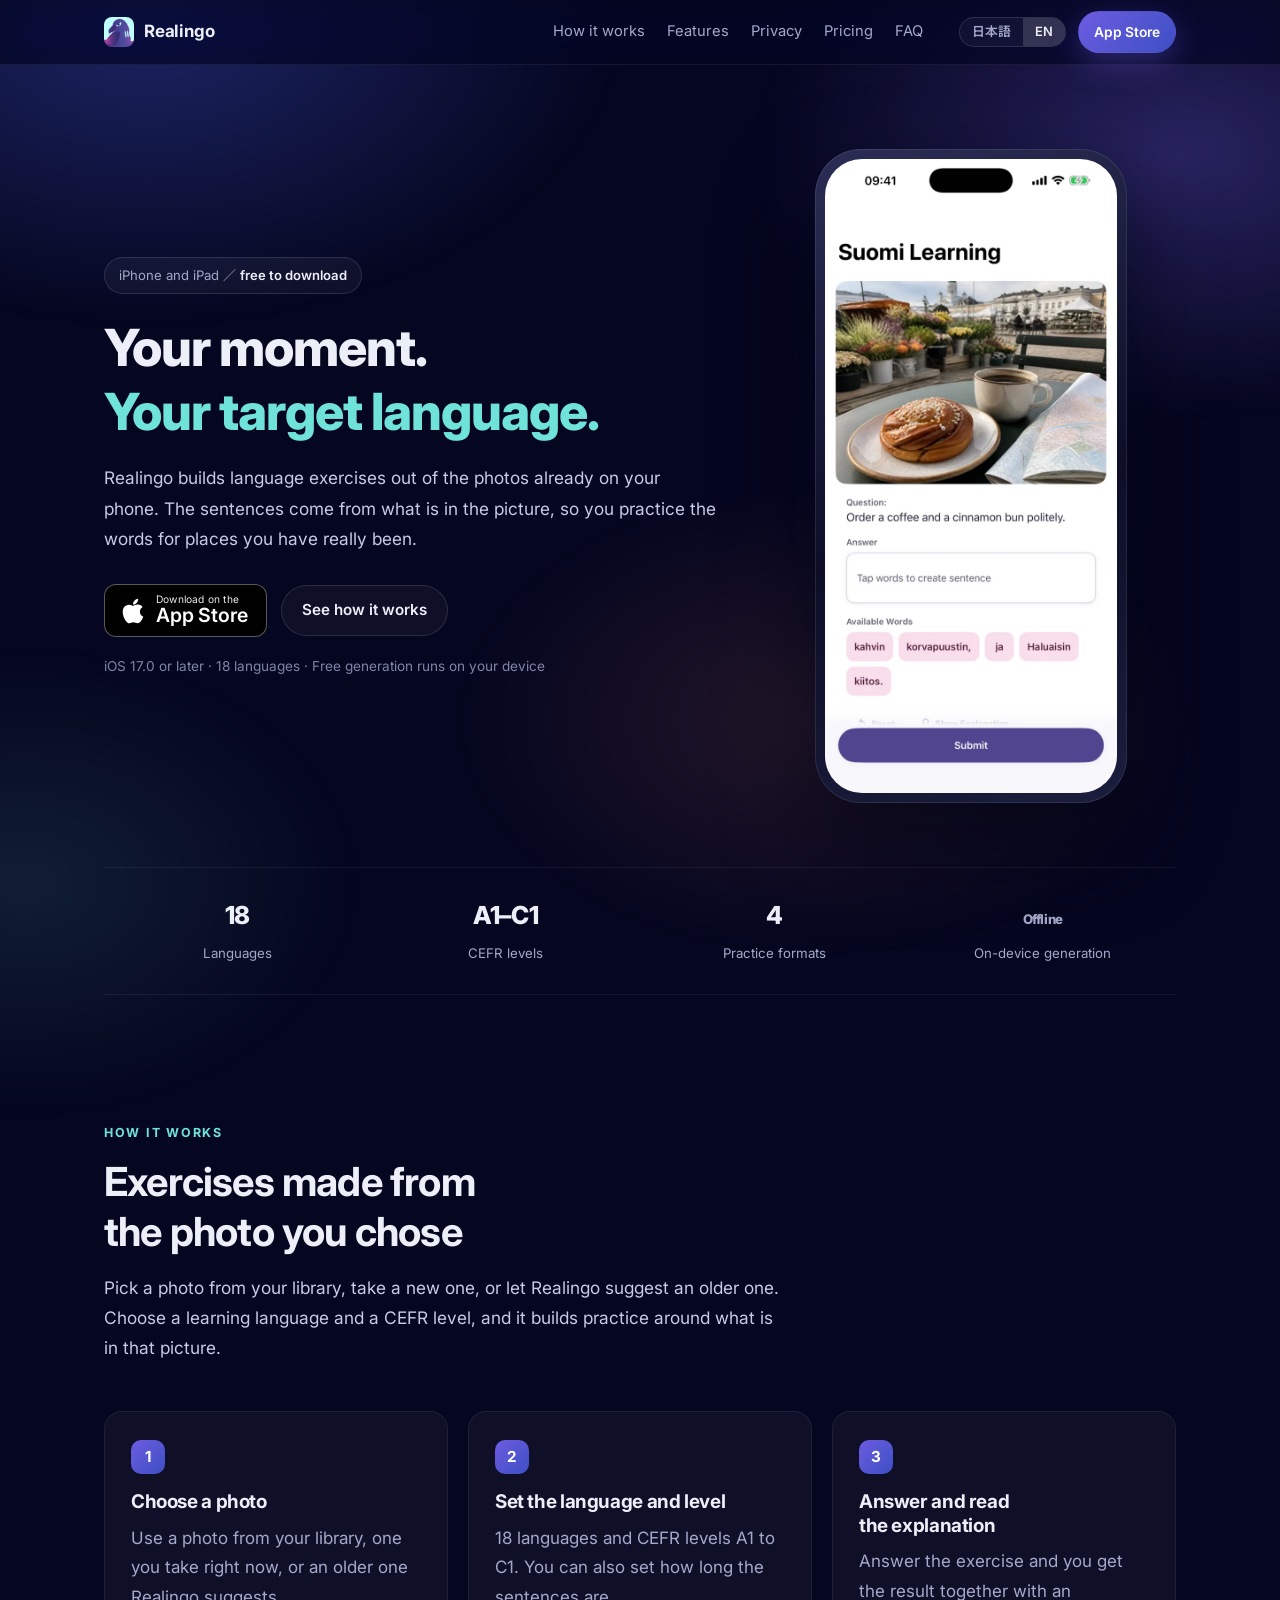
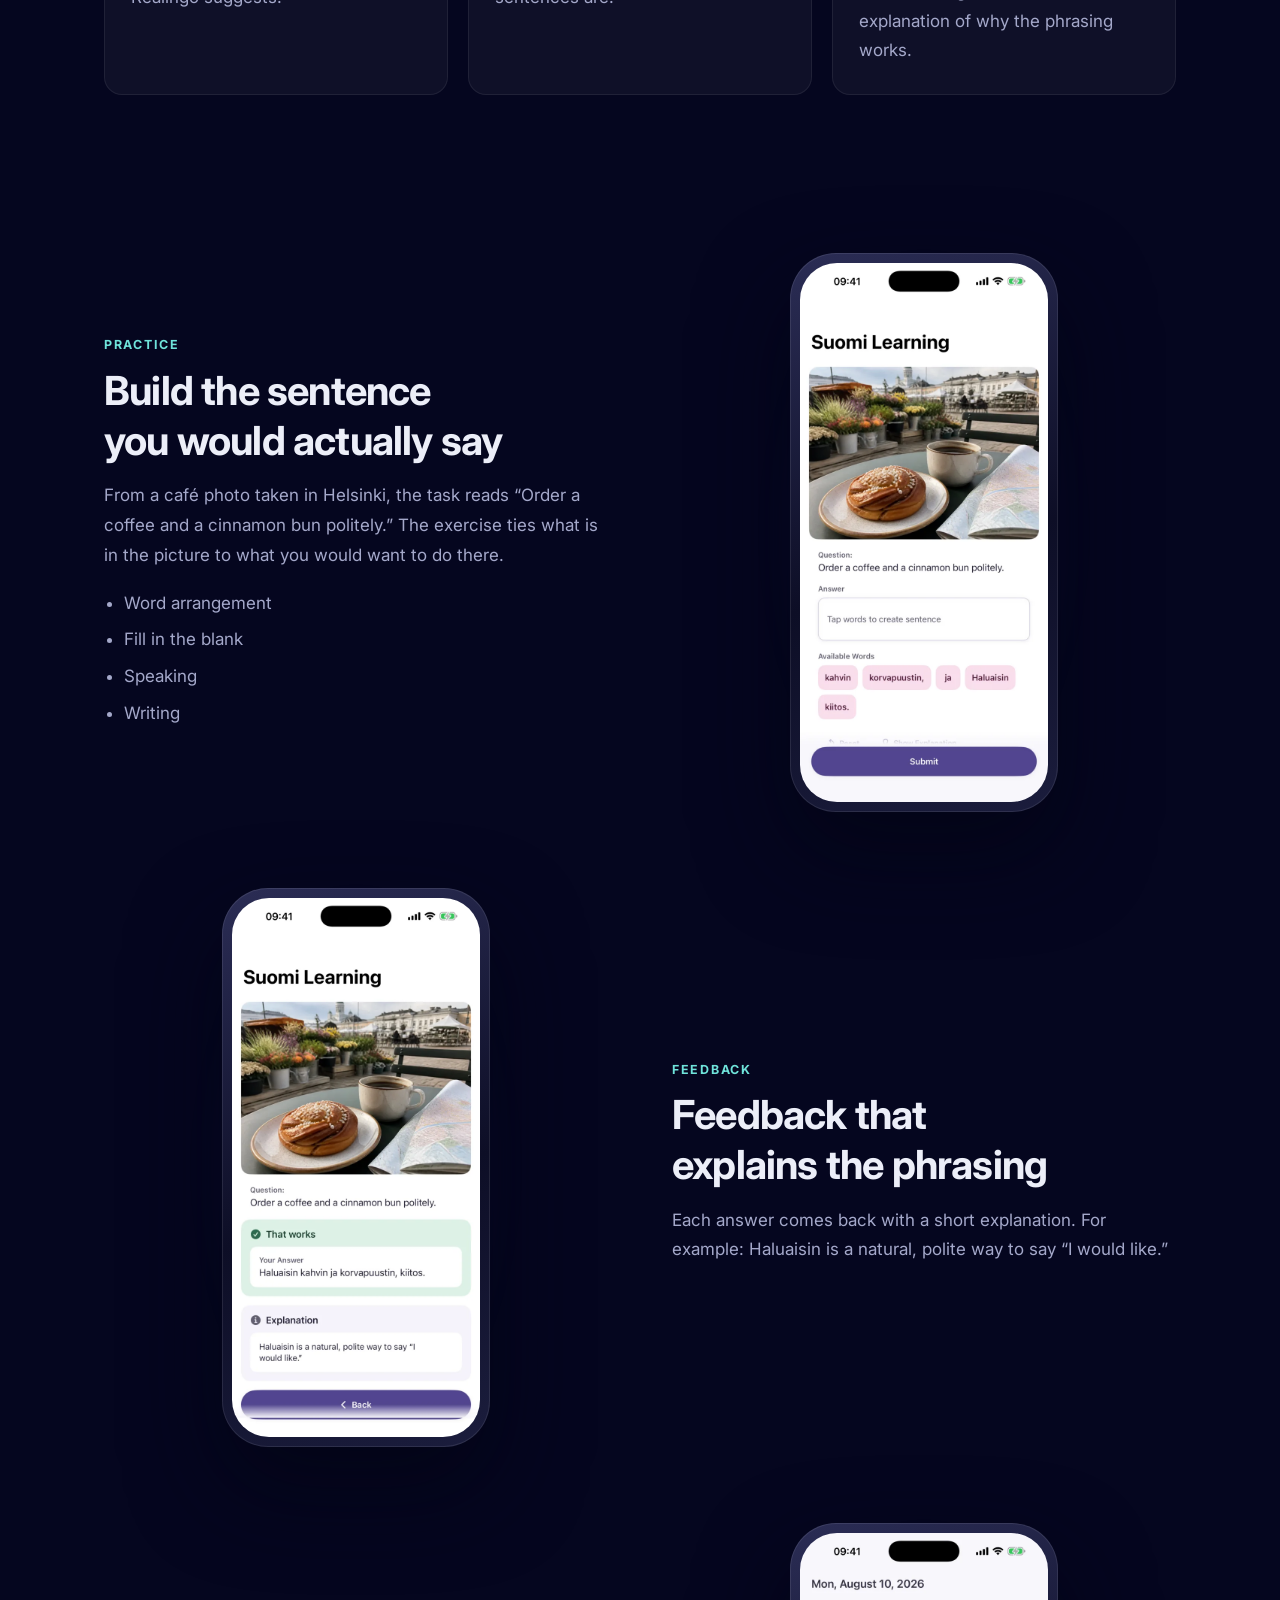
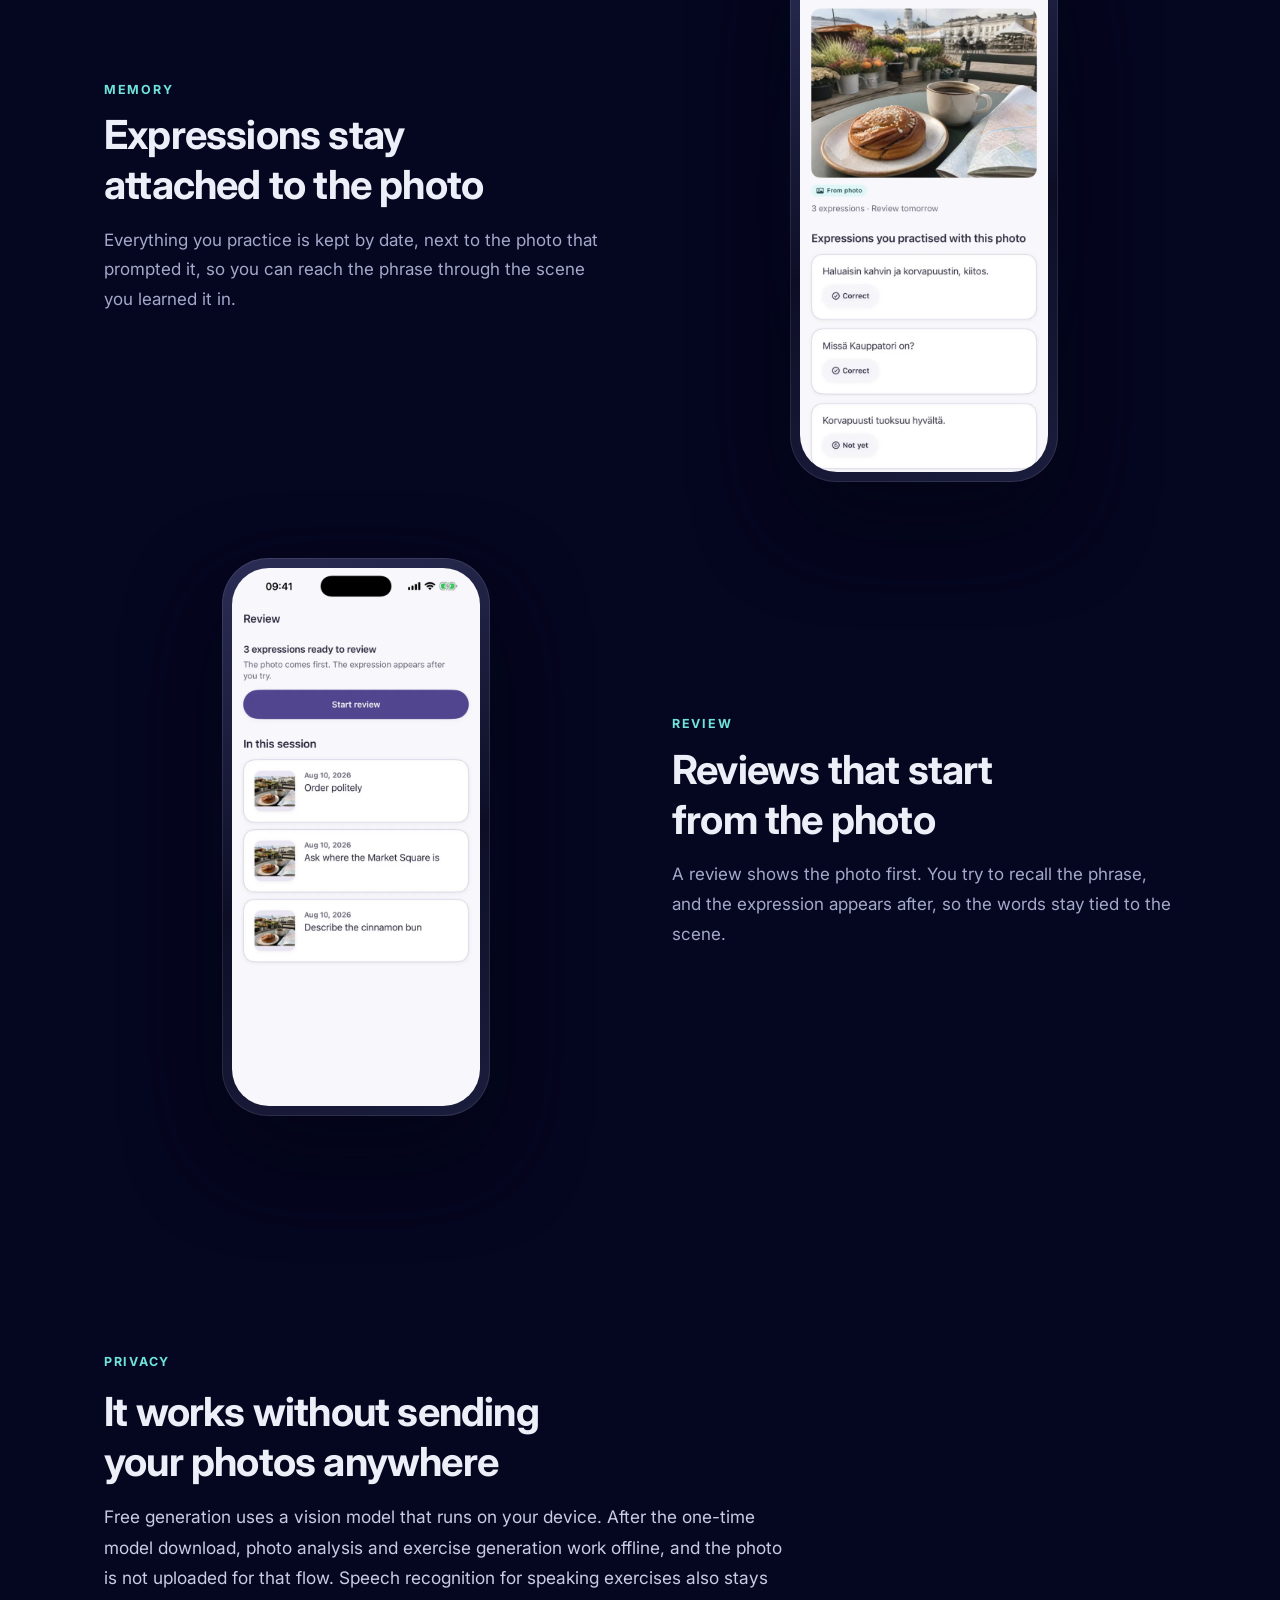
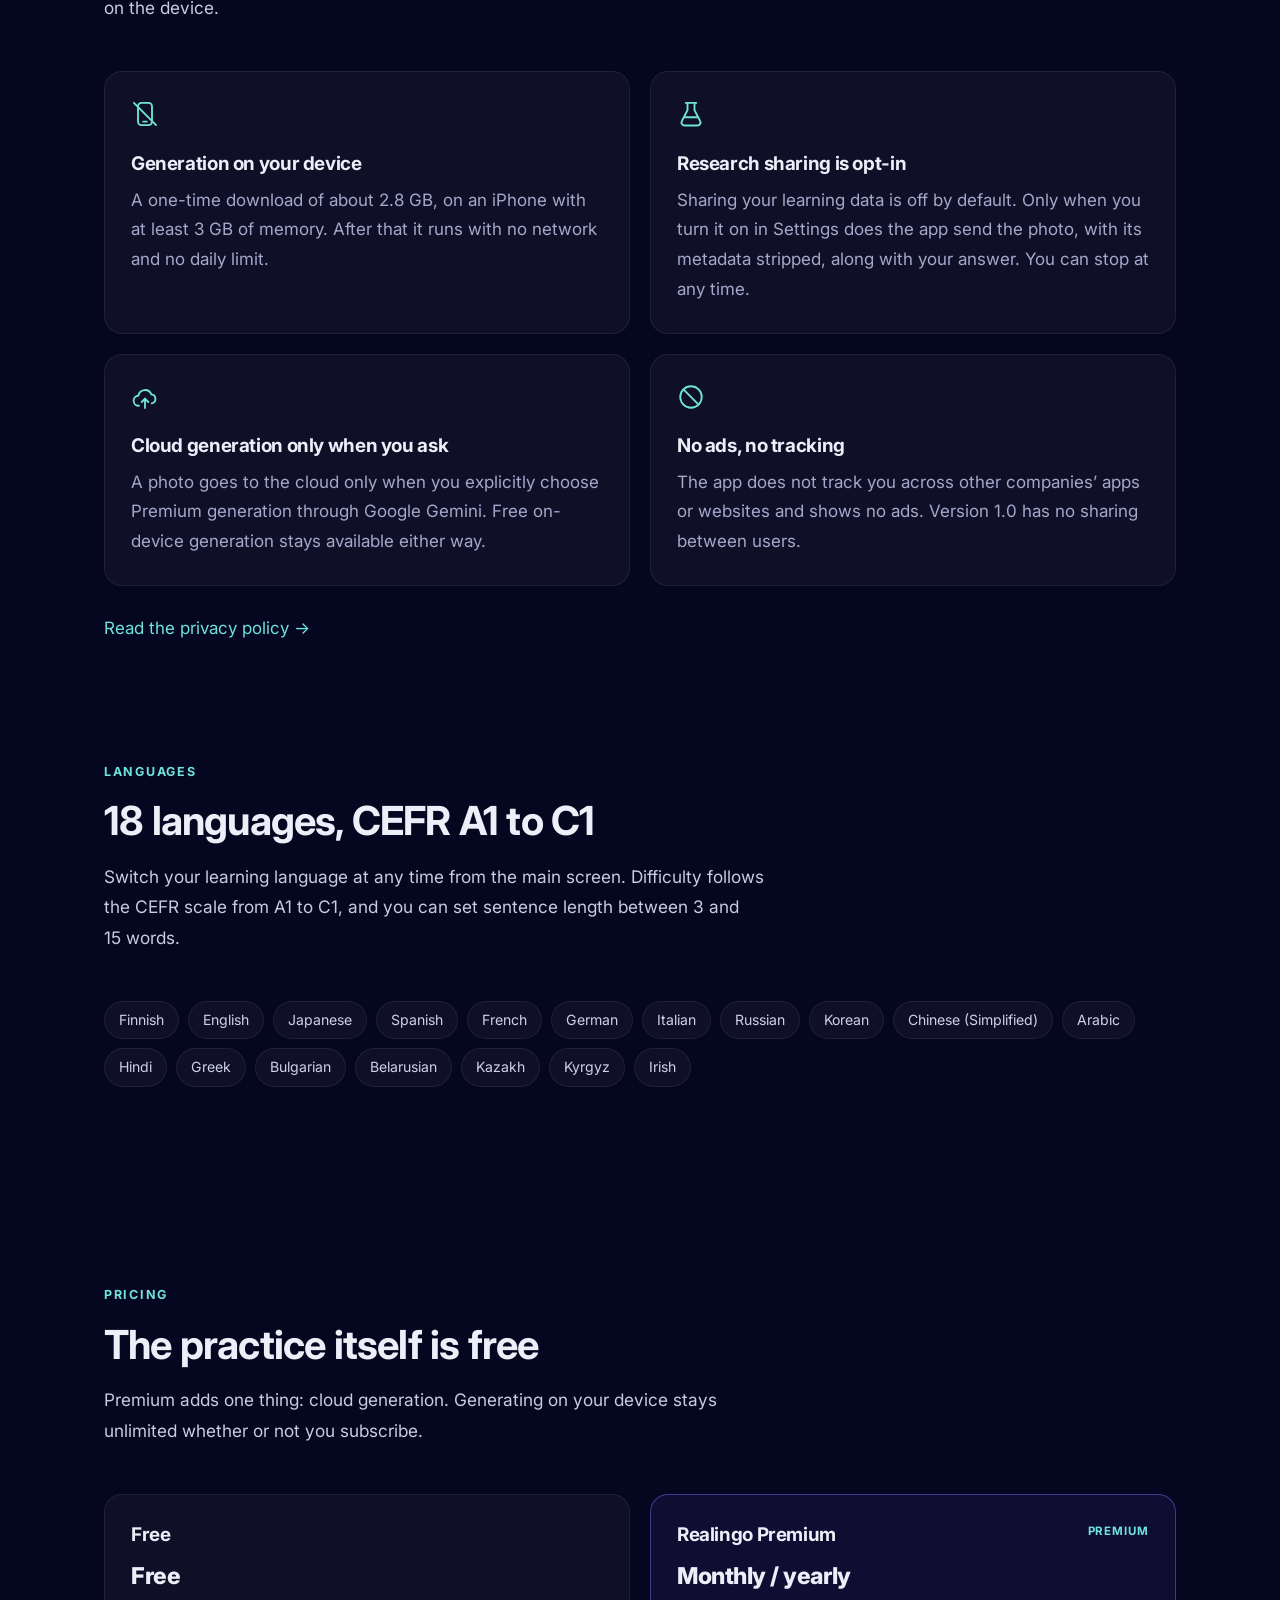
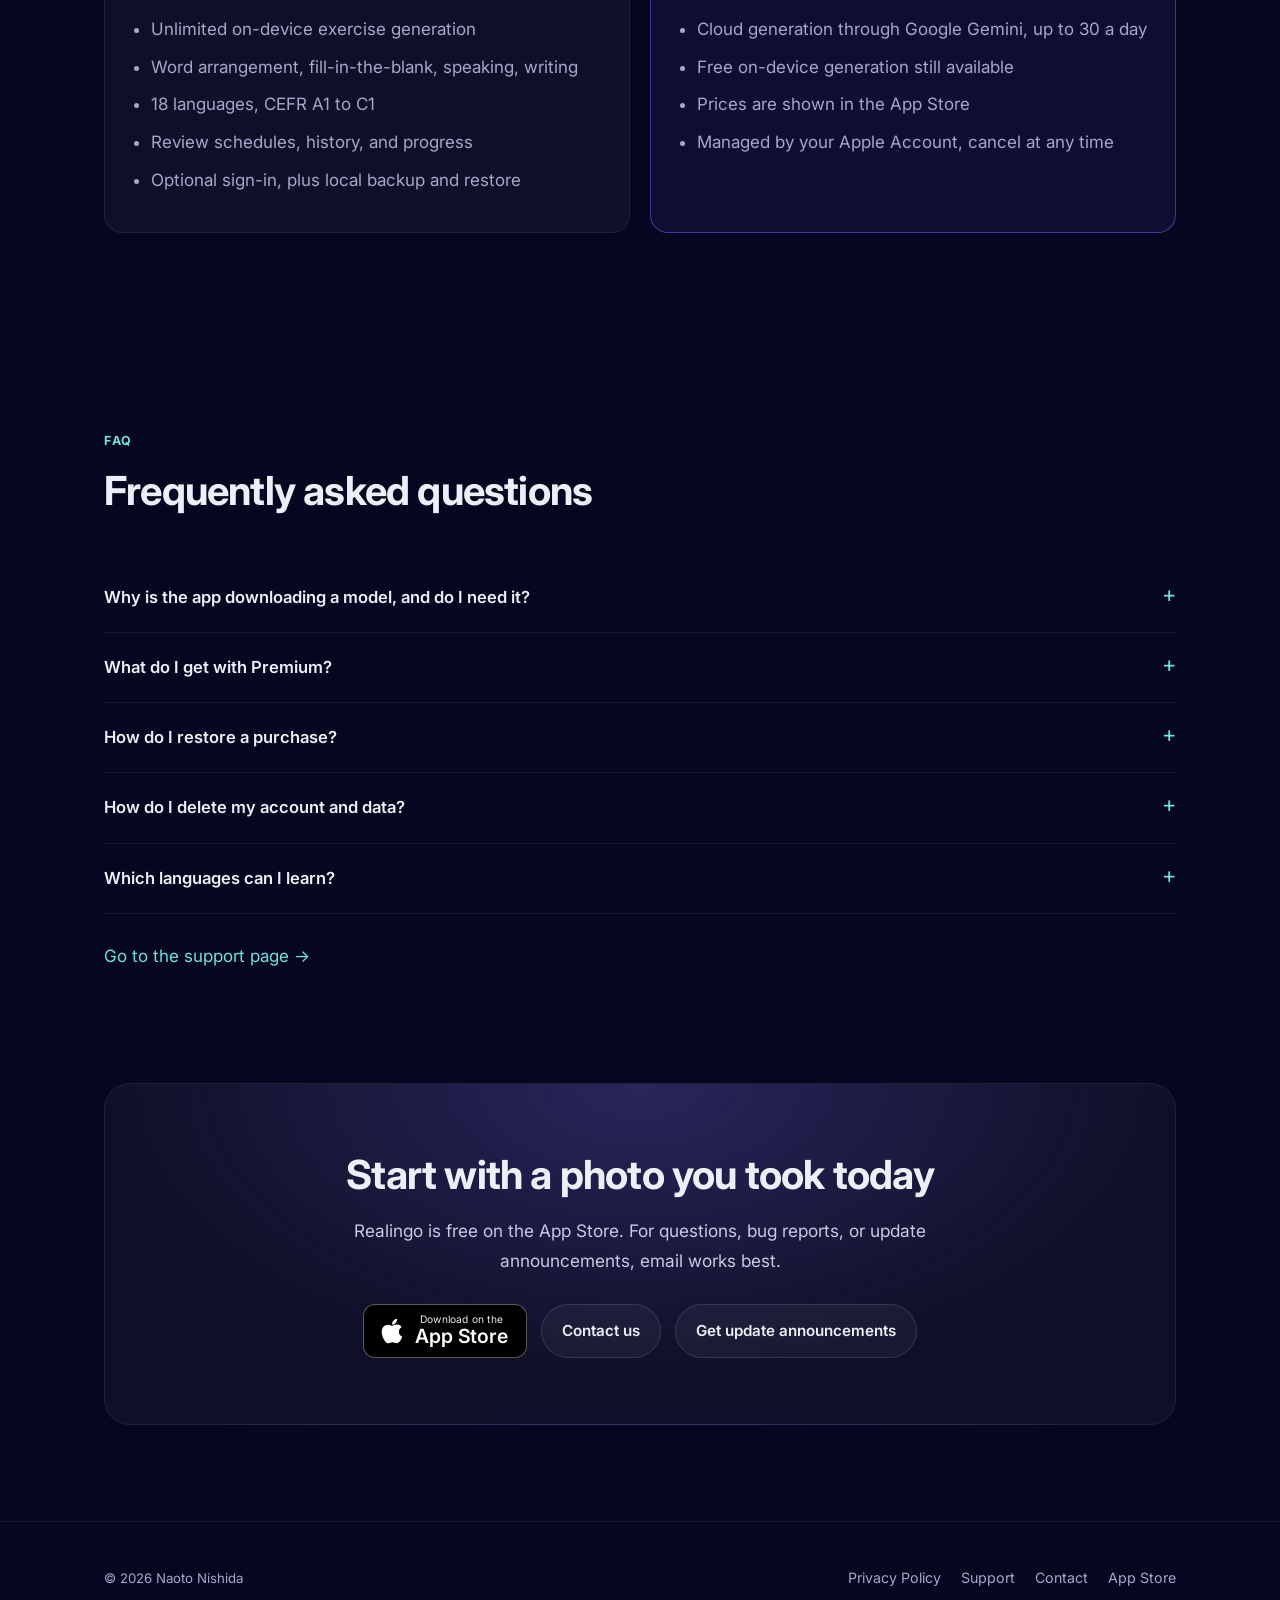
<file: index.html>
<!DOCTYPE html>
<html lang="ja" data-lang="ja">
<head>
<meta charset="utf-8">
<meta name="viewport" content="width=device-width, initial-scale=1">
<title>Realingo — 自分の写真から語学を学ぶ</title>
<meta name="title-ja" content="Realingo — 自分の写真から語学を学ぶ">
<meta name="title-en" content="Realingo — Learn a language from your own photos">
<meta name="description" content="Realingo は、あなたのカメラロールにある写真から語学の練習問題をつくる iPhone / iPad アプリです。18言語、CEFR A1〜C1 対応。無料の問題生成は端末内で動きます。">
<meta name="desc-ja" content="Realingo は、あなたのカメラロールにある写真から語学の練習問題をつくる iPhone / iPad アプリです。18言語、CEFR A1〜C1 対応。無料の問題生成は端末内で動きます。">
<meta name="desc-en" content="Realingo turns the photos already on your phone into language exercises. 18 languages, CEFR A1 to C1, and free on-device generation.">
<link rel="canonical" href="https://nawta.github.io/realingo/">
<meta property="og:type" content="website">
<meta property="og:title" content="Realingo — Learn a language from your own photos">
<meta property="og:description" content="Realingo turns the photos already on your phone into language exercises. 18 languages, CEFR A1 to C1, and free on-device generation.">
<meta property="og:url" content="https://nawta.github.io/realingo/">
<meta property="og:image" content="https://nawta.github.io/realingo/assets/og.png">
<meta name="twitter:card" content="summary_large_image">
<meta name="theme-color" content="#05061f">
<link rel="icon" href="assets/favicon-32.png" sizes="32x32">
<link rel="apple-touch-icon" href="assets/icon-180.png">
<link rel="preconnect" href="https://fonts.googleapis.com">
<link rel="preconnect" href="https://fonts.gstatic.com" crossorigin>
<link href="https://fonts.googleapis.com/css2?family=Inter:wght@400;500;600;700;800&family=Noto+Sans+JP:wght@400;500;700&display=swap" rel="stylesheet">
<link rel="stylesheet" href="styles.css">
<script>
/* Set the language before first paint so the other version never flashes. */
(function(){var r=document.documentElement;r.className+=" js";var l=(location.search.match(/[?&]lang=(ja|en)/)||[])[1];try{if(!l)l=localStorage.getItem("realingo-lang");}catch(e){}if(l!=="ja"&&l!=="en")l=(navigator.language||"en").toLowerCase().indexOf("ja")===0?"ja":"en";r.setAttribute("data-lang",l);r.setAttribute("lang",l);})();
</script>
</head>
<body>

<header class="site-header">
  <div class="wrap">
    <a class="brand" href="./">
      <img src="assets/icon-180.png" alt="" width="30" height="30">
      Realingo
    </a>
    <nav class="site-nav">
      <a href="#how"><span class="ja">使い方</span><span class="en">How it works</span></a>
      <a href="#features"><span class="ja">できること</span><span class="en">Features</span></a>
      <a href="#privacy"><span class="ja">プライバシー</span><span class="en">Privacy</span></a>
      <a href="#pricing"><span class="ja">料金</span><span class="en">Pricing</span></a>
      <a href="#faq">FAQ</a>
    </nav>
    <div class="header-actions">
      <div class="lang-toggle" role="group" aria-label="Language">
        <button type="button" data-lang="ja" aria-pressed="true">日本語</button>
        <button type="button" data-lang="en" aria-pressed="false">EN</button>
      </div>
      <a class="btn btn-primary btn-sm" href="https://apps.apple.com/us/app/realingo/id6791108476">
        <span class="ja">App Store</span><span class="en">App Store</span>
      </a>
    </div>
  </div>
</header>

<main>

<!-- ================= HERO ================= -->
<section class="hero">
  <div class="wrap">
    <div>
      <p class="hero-pill">
        <span class="ja">iPhone・iPad ／ <b>無料でダウンロード</b></span>
        <span class="en">iPhone and iPad ／ <b>free to download</b></span>
      </p>
      <h1>
        <span class="ja">きのう撮った一枚が、<br><span class="accent">きょうの教材になる。</span></span>
        <span class="en">Your moment.<br><span class="accent">Your target language.</span></span>
      </h1>
      <p class="lead ja">Realingo は、カメラロールにある写真から語学の練習問題をつくるアプリです。問題文はその写真に写っているものから組み立てられるので、自分が実際に居た場面の言葉を覚えられます。</p>
      <p class="lead en">Realingo builds language exercises out of the photos already on your phone. The sentences come from what is in the picture, so you practice the words for places you have really been.</p>
      <div class="hero-cta">
        <a class="appstore" href="https://apps.apple.com/us/app/realingo/id6791108476">
          <svg viewBox="0 0 384 512" aria-hidden="true"><path d="M318.7 268.7c-.2-36.7 16.4-64.4 50-84.8-18.8-26.9-47.2-41.7-84.7-44.6-35.5-2.8-74.3 20.7-88.5 20.7-15 0-49.4-19.7-76.4-19.7C63.3 141.2 4 184.8 4 273.5q0 39.3 14.4 81.2c12.8 36.7 59 126.7 107.2 125.2 25.2-.6 43-17.9 75.8-17.9 31.8 0 48.3 17.9 76.4 17.9 48.6-.7 90.4-82.5 102.6-119.3-65.2-30.7-61.7-90-61.7-91.9zm-56.6-164.2c27.3-32.4 24.8-61.9 24-72.5-24.1 1.4-52 16.4-67.9 34.9-17.5 19.8-27.8 44.3-25.6 71.9 26.1 2 49.9-11.4 69.5-34.3z"/></svg>
          <span><small class="ja">ダウンロード</small><small class="en">Download on the</small><strong>App Store</strong></span>
        </a>
        <a class="btn btn-ghost" href="#how"><span class="ja">使い方を見る</span><span class="en">See how it works</span></a>
      </div>
      <p class="hero-note">
        <span class="ja">iOS 17.0 以降 ・ 18言語 ・ 無料の問題生成は端末内で動きます</span>
        <span class="en">iOS 17.0 or later · 18 languages · Free generation runs on your device</span>
      </p>
    </div>
    <div class="phone">
      <img src="assets/shot-01.webp" width="660" height="1434" alt="Realingo の練習画面。ヘルシンキのカフェで撮った写真をもとに、フィンランド語の文を単語から組み立てている。">
    </div>
  </div>
</section>

<!-- ================= STATS ================= -->
<section class="stats">
  <div class="wrap">
    <ul>
      <li><b>18</b><span class="ja">対応言語</span><span class="en">Languages</span></li>
      <li><b>A1–C1</b><span class="ja">CEFR の難易度</span><span class="en">CEFR levels</span></li>
      <li><b>4</b><span class="ja">練習の形式</span><span class="en">Practice formats</span></li>
      <li><b><span class="ja">オフライン</span><span class="en">Offline</span></b><span class="ja">端末内生成は通信不要</span><span class="en">On-device generation</span></li>
    </ul>
  </div>
</section>

<!-- ================= HOW ================= -->
<section id="how">
  <div class="wrap">
    <div class="section-head reveal">
      <p class="eyebrow"><span class="ja">使い方</span><span class="en">How it works</span></p>
      <h2><span class="ja">自分が撮った写真から問題をつくる</span><span class="en">Exercises made from the photo you chose</span></h2>
      <p class="lead ja">カメラロールから1枚選ぶか、その場で撮るか、Realingo に古い写真を選ばせます。学ぶ言語と CEFR レベルを決めると、その写真に写っているものをもとに練習問題ができます。</p>
      <p class="lead en">Pick a photo from your library, take a new one, or let Realingo suggest an older one. Choose a learning language and a CEFR level, and it builds practice around what is in that picture.</p>
    </div>
    <div class="cards cards-3">
      <div class="card reveal">
        <span class="num">1</span>
        <h3><span class="ja">写真を選ぶ</span><span class="en">Choose a photo</span></h3>
        <p class="ja">カメラロールの1枚、その場で撮った写真、Realingo が提案する古い写真のどれでも使えます。</p>
        <p class="en">Use a photo from your library, one you take right now, or an older one Realingo suggests.</p>
      </div>
      <div class="card reveal">
        <span class="num">2</span>
        <h3><span class="ja">言語とレベルを決める</span><span class="en">Set the language and level</span></h3>
        <p class="ja">18言語と CEFR A1〜C1 から選びます。文の長さも変えられます。</p>
        <p class="en">18 languages and CEFR levels A1 to C1. You can also set how long the sentences are.</p>
      </div>
      <div class="card reveal">
        <span class="num">3</span>
        <h3><span class="ja">答えて、説明を読む</span><span class="en">Answer and read the explanation</span></h3>
        <p class="ja">並べ替え・穴埋め・スピーキング・ライティングに答えると、正誤とあわせて、なぜその言い方になるのかが返ります。</p>
        <p class="en">Answer the exercise and you get the result together with an explanation of why the phrasing works.</p>
      </div>
    </div>
  </div>
</section>

<!-- ================= FEATURES ================= -->
<section id="features" style="padding-top:24px">
  <div class="wrap">

    <div class="feature reveal">
      <div class="feature-text">
        <p class="eyebrow"><span class="ja">練習</span><span class="en">Practice</span></p>
        <h2><span class="ja">その場面で使う一文をつくる</span><span class="en">Build the sentence you would actually say</span></h2>
        <p class="ja">ヘルシンキのカフェで撮った写真なら、課題は「コーヒーとシナモンロールをていねいに注文する」。写っているものと、そこでしたいことが結びついた課題になります。</p>
        <p class="en">From a café photo taken in Helsinki, the task reads “Order a coffee and a cinnamon bun politely.” The exercise ties what is in the picture to what you would want to do there.</p>
        <ul>
          <li><span class="ja">単語の並べ替え</span><span class="en">Word arrangement</span></li>
          <li><span class="ja">穴埋め</span><span class="en">Fill in the blank</span></li>
          <li><span class="ja">スピーキング</span><span class="en">Speaking</span></li>
          <li><span class="ja">ライティング</span><span class="en">Writing</span></li>
        </ul>
      </div>
      <div class="phone">
        <img src="assets/shot-01.webp" width="660" height="1434" loading="lazy" alt="写真の下に「Order a coffee and a cinnamon bun politely.」という課題が表示され、フィンランド語の単語カードが並んでいる画面。">
      </div>
    </div>

    <div class="feature reveal">
      <div class="feature-text">
        <p class="eyebrow"><span class="ja">フィードバック</span><span class="en">Feedback</span></p>
        <h2><span class="ja">答え合わせに、理由が付いてくる</span><span class="en">Feedback that explains the phrasing</span></h2>
        <p class="ja">答え合わせのあとに短い説明が付きます。たとえば Haluaisin が「〜をいただきたいのですが」にあたる自然でていねいな言い方だ、というところまで示します。</p>
        <p class="en">Each answer comes back with a short explanation. For example: Haluaisin is a natural, polite way to say “I would like.”</p>
      </div>
      <div class="phone">
        <img src="assets/shot-02.webp" width="660" height="1434" loading="lazy" alt="解答が正解と判定され、その下に Haluaisin の使い方についての説明が表示されている画面。">
      </div>
    </div>

    <div class="feature reveal">
      <div class="feature-text">
        <p class="eyebrow"><span class="ja">記録</span><span class="en">Memory</span></p>
        <h2><span class="ja">練習した表現は写真ごと残る</span><span class="en">Expressions stay attached to the photo</span></h2>
        <p class="ja">その日に練習した表現は、きっかけになった写真といっしょに日付順で残ります。単語帳をめくるかわりに、どの場面で覚えたかから思い出せます。</p>
        <p class="en">Everything you practice is kept by date, next to the photo that prompted it, so you can reach the phrase through the scene you learned it in.</p>
      </div>
      <div class="phone">
        <img src="assets/shot-03.webp" width="660" height="1434" loading="lazy" alt="1枚の写真と、その写真で練習した3つの表現が正誤とともに並んでいる記録画面。">
      </div>
    </div>

    <div class="feature reveal">
      <div class="feature-text">
        <p class="eyebrow"><span class="ja">復習</span><span class="en">Review</span></p>
        <h2><span class="ja">忘れるころに戻ってくる復習</span><span class="en">Reviews that start from the photo</span></h2>
        <p class="ja">復習は写真から始まります。先に場面を見て思い出そうとしてから表現が出るので、言葉と場面が結びついたまま定着します。</p>
        <p class="en">A review shows the photo first. You try to recall the phrase, and the expression appears after, so the words stay tied to the scene.</p>
      </div>
      <div class="phone">
        <img src="assets/shot-04.webp" width="660" height="1434" loading="lazy" alt="復習画面。3つの表現が復習待ちとして並び、それぞれに元の写真のサムネイルが付いている。">
      </div>
    </div>

  </div>
</section>

<!-- ================= PRIVACY ================= -->
<section id="privacy">
  <div class="wrap">
    <div class="section-head reveal">
      <p class="eyebrow"><span class="ja">プライバシー</span><span class="en">Privacy</span></p>
      <h2><span class="ja">写真を送らずに使えます</span><span class="en">It works without sending your photos anywhere</span></h2>
      <p class="lead ja">無料の問題生成は端末内の画像モデルで動きます。モデルを一度ダウンロードすれば、写真の解析も問題の生成もオフラインで完結し、この流れでは写真はアップロードされません。スピーキングの音声認識も端末内で動きます。</p>
      <p class="lead en">Free generation uses a vision model that runs on your device. After the one-time model download, photo analysis and exercise generation work offline, and the photo is not uploaded for that flow. Speech recognition for speaking exercises also stays on the device.</p>
    </div>
    <div class="cards cards-2">
      <div class="card reveal">
        <span class="ico" aria-hidden="true"><svg viewBox="0 0 24 24"><rect x="6" y="2.5" width="12" height="19" rx="3"/><path d="M10.5 18.5h3"/><path d="M2.5 2.5l19 19"/></svg></span>
        <h3><span class="ja">端末内で完結する生成</span><span class="en">Generation on your device</span></h3>
        <p class="ja">約 2.8 GB のモデルを一度だけダウンロードします（メモリ 3 GB 以上の iPhone が必要）。以降は通信なし、回数制限なしで使えます。</p>
        <p class="en">A one-time download of about 2.8 GB, on an iPhone with at least 3 GB of memory. After that it runs with no network and no daily limit.</p>
      </div>
      <div class="card reveal">
        <span class="ico" aria-hidden="true"><svg viewBox="0 0 24 24"><path d="M9 2.5v6.2L4.2 18a2.6 2.6 0 0 0 2.3 3.9h11a2.6 2.6 0 0 0 2.3-3.9L15 8.7V2.5"/><path d="M7.5 2.5h9"/><path d="M6.6 14.8h10.8"/></svg></span>
        <h3><span class="ja">研究への提供は任意</span><span class="en">Research sharing is opt-in</span></h3>
        <p class="ja">学習データの提供は初期状態でオフです。設定でオンにしたときだけ、位置情報などを取り除いた写真と解答が送られます。いつでも止められます。</p>
        <p class="en">Sharing your learning data is off by default. Only when you turn it on in Settings does the app send the photo, with its metadata stripped, along with your answer. You can stop at any time.</p>
      </div>
      <div class="card reveal">
        <span class="ico" aria-hidden="true"><svg viewBox="0 0 24 24"><path d="M6.8 19.5a4.3 4.3 0 0 1-.5-8.6 5.8 5.8 0 0 1 11.1-1.2 3.9 3.9 0 0 1 .4 7.7"/><path d="M12 21.5v-8"/><path d="M9.2 16.3 12 13.5l2.8 2.8"/></svg></span>
        <h3><span class="ja">クラウド生成は選んだときだけ</span><span class="en">Cloud generation only when you ask</span></h3>
        <p class="ja">Premium の Google Gemini による生成を選んだときに限り、その写真がクラウドに送られます。端末内の無料生成はそのまま使えます。</p>
        <p class="en">A photo goes to the cloud only when you explicitly choose Premium generation through Google Gemini. Free on-device generation stays available either way.</p>
      </div>
      <div class="card reveal">
        <span class="ico" aria-hidden="true"><svg viewBox="0 0 24 24"><circle cx="12" cy="12" r="9.2"/><path d="M5.5 5.5l13 13"/></svg></span>
        <h3><span class="ja">広告なし、追跡なし</span><span class="en">No ads, no tracking</span></h3>
        <p class="ja">他社のアプリやサイトをまたいだ追跡はしません。広告も表示しません。バージョン 1.0 にはユーザー同士の共有機能もありません。</p>
        <p class="en">The app does not track you across other companies’ apps or websites and shows no ads. Version 1.0 has no sharing between users.</p>
      </div>
    </div>
    <p style="margin-top:28px">
      <a href="privacy.html"><span class="ja">プライバシーポリシーを読む →</span><span class="en">Read the privacy policy →</span></a>
    </p>
  </div>
</section>

<!-- ================= LANGUAGES ================= -->
<section id="languages" style="padding-top:0">
  <div class="wrap">
    <div class="section-head reveal">
      <p class="eyebrow"><span class="ja">対応言語</span><span class="en">Languages</span></p>
      <h2><span class="ja">18言語、CEFR A1〜C1</span><span class="en">18 languages, CEFR A1 to C1</span></h2>
      <p class="lead ja">学ぶ言語はメイン画面からいつでも切り替えられます。難易度は CEFR の A1 から C1 まで、文の長さも 3〜15 語の範囲で指定できます。</p>
      <p class="lead en">Switch your learning language at any time from the main screen. Difficulty follows the CEFR scale from A1 to C1, and you can set sentence length between 3 and 15 words.</p>
    </div>
    <ul class="chips reveal">
      <li><span class="ja">フィンランド語</span><span class="en">Finnish</span></li>
      <li><span class="ja">英語</span><span class="en">English</span></li>
      <li><span class="ja">日本語</span><span class="en">Japanese</span></li>
      <li><span class="ja">スペイン語</span><span class="en">Spanish</span></li>
      <li><span class="ja">フランス語</span><span class="en">French</span></li>
      <li><span class="ja">ドイツ語</span><span class="en">German</span></li>
      <li><span class="ja">イタリア語</span><span class="en">Italian</span></li>
      <li><span class="ja">ロシア語</span><span class="en">Russian</span></li>
      <li><span class="ja">韓国語</span><span class="en">Korean</span></li>
      <li><span class="ja">中国語（簡体字）</span><span class="en">Chinese (Simplified)</span></li>
      <li><span class="ja">アラビア語</span><span class="en">Arabic</span></li>
      <li><span class="ja">ヒンディー語</span><span class="en">Hindi</span></li>
      <li><span class="ja">ギリシャ語</span><span class="en">Greek</span></li>
      <li><span class="ja">ブルガリア語</span><span class="en">Bulgarian</span></li>
      <li><span class="ja">ベラルーシ語</span><span class="en">Belarusian</span></li>
      <li><span class="ja">カザフ語</span><span class="en">Kazakh</span></li>
      <li><span class="ja">キルギス語</span><span class="en">Kyrgyz</span></li>
      <li><span class="ja">アイルランド語</span><span class="en">Irish</span></li>
    </ul>
  </div>
</section>

<!-- ================= PRICING ================= -->
<section id="pricing">
  <div class="wrap">
    <div class="section-head reveal">
      <p class="eyebrow"><span class="ja">料金</span><span class="en">Pricing</span></p>
      <h2><span class="ja">練習そのものは無料です</span><span class="en">The practice itself is free</span></h2>
      <p class="lead ja">Premium が足すのはクラウド生成の1点だけです。端末内での生成は、契約していてもいなくても無制限に使えます。</p>
      <p class="lead en">Premium adds one thing: cloud generation. Generating on your device stays unlimited whether or not you subscribe.</p>
    </div>
    <div class="cards cards-2">
      <div class="card plan reveal">
        <h3><span class="ja">無料</span><span class="en">Free</span></h3>
        <p class="price"><span class="ja">¥0</span><span class="en">Free</span></p>
        <ul>
          <li><span class="ja">端末内での問題生成（無制限）</span><span class="en">Unlimited on-device exercise generation</span></li>
          <li><span class="ja">並べ替え・穴埋め・スピーキング・ライティング</span><span class="en">Word arrangement, fill-in-the-blank, speaking, writing</span></li>
          <li><span class="ja">18言語、CEFR A1〜C1</span><span class="en">18 languages, CEFR A1 to C1</span></li>
          <li><span class="ja">復習スケジュールと学習履歴</span><span class="en">Review schedules, history, and progress</span></li>
          <li><span class="ja">サインインは任意、ローカルのバックアップと復元</span><span class="en">Optional sign-in, plus local backup and restore</span></li>
        </ul>
      </div>
      <div class="card plan featured reveal">
        <span class="tag">Premium</span>
        <h3><span class="ja">Realingo Premium</span><span class="en">Realingo Premium</span></h3>
        <p class="price"><span class="ja">月額 / 年額</span><span class="en">Monthly / yearly</span></p>
        <ul>
          <li><span class="ja">Google Gemini によるクラウド生成（1日 30 回まで）</span><span class="en">Cloud generation through Google Gemini, up to 30 a day</span></li>
          <li><span class="ja">無料の端末内生成もそのまま使えます</span><span class="en">Free on-device generation still available</span></li>
          <li><span class="ja">価格は App Store に表示されます</span><span class="en">Prices are shown in the App Store</span></li>
          <li><span class="ja">購入は Apple アカウントで管理し、いつでも解約できます</span><span class="en">Managed by your Apple Account, cancel at any time</span></li>
        </ul>
      </div>
    </div>
  </div>
</section>

<!-- ================= FAQ ================= -->
<section id="faq">
  <div class="wrap">
    <div class="section-head reveal">
      <p class="eyebrow">FAQ</p>
      <h2><span class="ja">よくある質問</span><span class="en">Frequently asked questions</span></h2>
    </div>
    <div class="faq reveal">
      <details>
        <summary><span class="ja">モデルのダウンロードは必要ですか。</span><span class="en">Why is the app downloading a model, and do I need it?</span></summary>
        <div>
          <p class="ja">無料の問題生成は端末内の画像モデルで動くので、初回に約 2.8 GB のダウンロードが必要です。メモリ 3 GB 以上の iPhone で動きます。<strong>設定 &gt; AI Model Settings</strong> から、またはアプリが案内する「Use on-device AI」から取得できます。以降はオフラインで、回数制限なく使えます。</p>
          <p class="en">Free exercise generation runs on your phone with a local vision model. It is a one-time download of about 2.8 GB and needs an iPhone with at least 3 GB of memory. Open <strong>Settings &gt; AI Model Settings</strong>, or tap <strong>Use on-device AI</strong> when the app offers it. After that, generation works offline with no daily limit.</p>
        </div>
      </details>
      <details>
        <summary><span class="ja">Premium では何が増えますか。</span><span class="en">What do I get with Premium?</span></summary>
        <div>
          <p class="ja">増えるのは、クラウド AI（Google Gemini）による問題生成が1日 30 回まで使えるようになる点です。端末内での生成は、契約しなくても無料・無制限のまま使えます。</p>
          <p class="en">Premium adds one thing: exercise generation through cloud AI (Google Gemini), up to 30 a day. Generating on your device stays free and unlimited whether or not you subscribe.</p>
        </div>
      </details>
      <details>
        <summary><span class="ja">購入を復元するには。</span><span class="en">How do I restore a purchase?</span></summary>
        <div>
          <p class="ja">アプリのサブスクリプション画面で <strong>Restore Purchases</strong> を押してください。購入時と同じ Apple アカウントでサインインしている必要があります。サブスクリプションは Apple が管理しているので、端末の「設定 &gt; Apple アカウント &gt; サブスクリプション」からも確認・解約できます。</p>
          <p class="en">Open the subscription screen in the app and tap <strong>Restore Purchases</strong>. Make sure you are signed in to the same Apple Account you used for the original purchase. Subscriptions are managed by Apple, so you can also review or cancel them under Settings &gt; your Apple Account &gt; Subscriptions.</p>
        </div>
      </details>
      <details>
        <summary><span class="ja">アカウントとデータを削除したいのですが。</span><span class="en">How do I delete my account and data?</span></summary>
        <div>
          <p class="ja">アプリの <strong>Profile</strong> から <strong>Request deletion</strong> を選びます。これは削除依頼を記録するもので、クラウド上のデータがその場で消えるわけではありません。別のアカウントを誤って変更しないよう本人確認をしたうえで、通常 30 日以内に処理します。研究データの提供は設定からすぐに止められます。</p>
          <p class="en">In the app, open <strong>Profile</strong> and tap <strong>Request deletion</strong>. This records a pending request rather than deleting cloud data immediately. We verify your identity first so that another account is never changed by mistake, and normally process requests within 30 days. You can stop future research sharing immediately from Settings.</p>
        </div>
      </details>
      <details>
        <summary><span class="ja">どの言語を学べますか。</span><span class="en">Which languages can I learn?</span></summary>
        <div>
          <p class="ja">フィンランド語、英語、日本語、スペイン語、フランス語、ドイツ語、韓国語、中国語（簡体字）など 18 言語です。学ぶ言語はメイン画面からいつでも切り替えられ、難易度は CEFR の A1 から C1 まで選べます。</p>
          <p class="en">Eighteen languages, including Finnish, English, Japanese, Spanish, French, German, Korean, and Chinese (Simplified). You can switch your learning language at any time from the main screen, and difficulty follows the CEFR scale from A1 to C1.</p>
        </div>
      </details>
    </div>
    <p style="margin-top:28px">
      <a href="support.html"><span class="ja">サポートページを見る →</span><span class="en">Go to the support page →</span></a>
    </p>
  </div>
</section>

<!-- ================= FINAL CTA ================= -->
<section id="contact" style="padding-top:0">
  <div class="wrap">
    <div class="final reveal">
      <h2><span class="ja">きょうの一枚から始める</span><span class="en">Start with a photo you took today</span></h2>
      <p class="lead ja">App Store から無料でダウンロードできます。質問や不具合の報告、更新のお知らせの受け取りはメールでどうぞ。</p>
      <p class="lead en">Realingo is free on the App Store. For questions, bug reports, or update announcements, email works best.</p>
      <div class="final-cta">
        <a class="appstore" href="https://apps.apple.com/us/app/realingo/id6791108476">
          <svg viewBox="0 0 384 512" aria-hidden="true"><path d="M318.7 268.7c-.2-36.7 16.4-64.4 50-84.8-18.8-26.9-47.2-41.7-84.7-44.6-35.5-2.8-74.3 20.7-88.5 20.7-15 0-49.4-19.7-76.4-19.7C63.3 141.2 4 184.8 4 273.5q0 39.3 14.4 81.2c12.8 36.7 59 126.7 107.2 125.2 25.2-.6 43-17.9 75.8-17.9 31.8 0 48.3 17.9 76.4 17.9 48.6-.7 90.4-82.5 102.6-119.3-65.2-30.7-61.7-90-61.7-91.9zm-56.6-164.2c27.3-32.4 24.8-61.9 24-72.5-24.1 1.4-52 16.4-67.9 34.9-17.5 19.8-27.8 44.3-25.6 71.9 26.1 2 49.9-11.4 69.5-34.3z"/></svg>
          <span><small class="ja">ダウンロード</small><small class="en">Download on the</small><strong>App Store</strong></span>
        </a>
        <a class="btn btn-ghost" href="mailto:naotonishida24@gmail.com?subject=Realingo"><span class="ja">問い合わせる</span><span class="en">Contact us</span></a>
        <a class="btn btn-ghost" href="mailto:naotonishida24@gmail.com?subject=Realingo%20updates&amp;body=Realingo%20の更新のお知らせを受け取りたいです。%0A%0AI%20would%20like%20to%20receive%20Realingo%20updates."><span class="ja">更新のお知らせを受け取る</span><span class="en">Get update announcements</span></a>
      </div>
    </div>
  </div>
</section>

</main>

<footer class="site-footer">
  <div class="wrap">
    <span class="copy">© 2026 Naoto Nishida</span>
    <nav>
      <a href="privacy.html"><span class="ja">プライバシーポリシー</span><span class="en">Privacy Policy</span></a>
      <a href="support.html"><span class="ja">サポート</span><span class="en">Support</span></a>
      <a href="mailto:naotonishida24@gmail.com"><span class="ja">問い合わせ</span><span class="en">Contact</span></a>
      <a href="https://apps.apple.com/us/app/realingo/id6791108476">App Store</a>
    </nav>
  </div>
</footer>

<script src="site.js" defer></script>
</body>
</html>
</file>
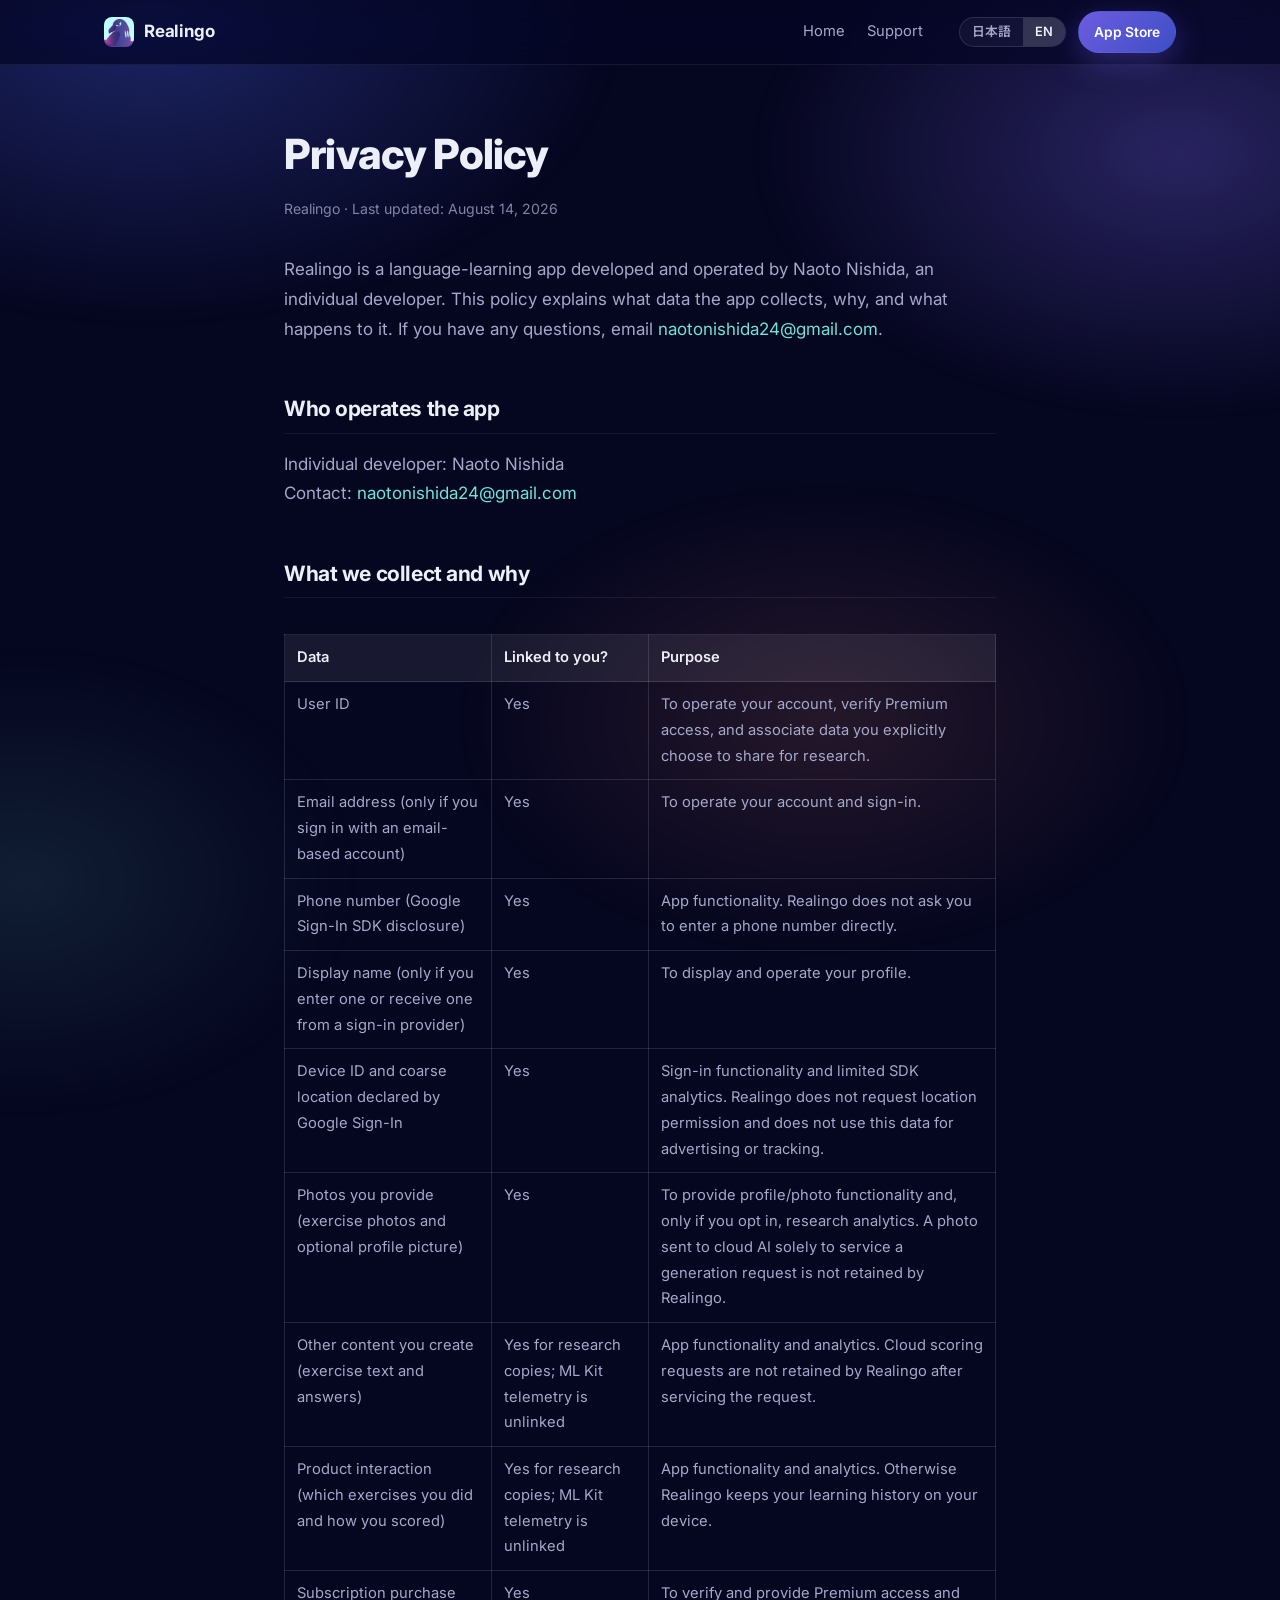
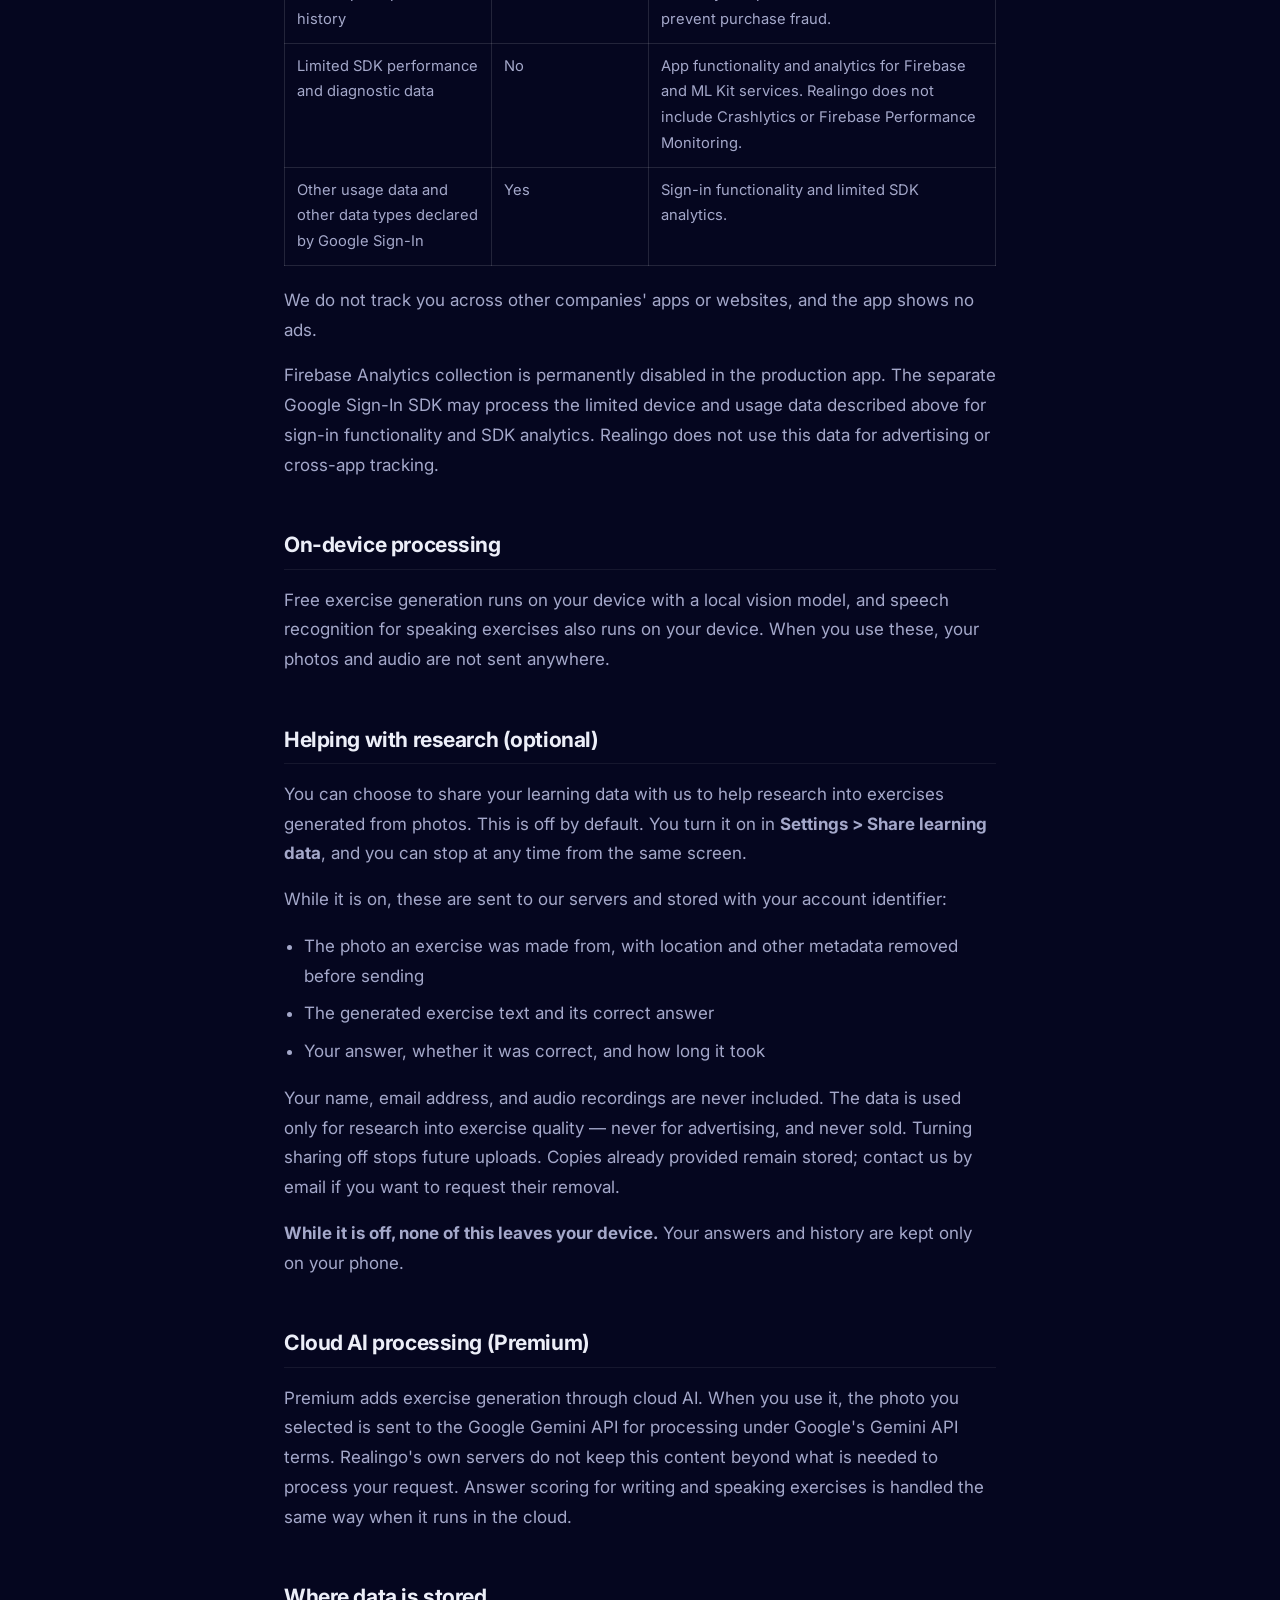
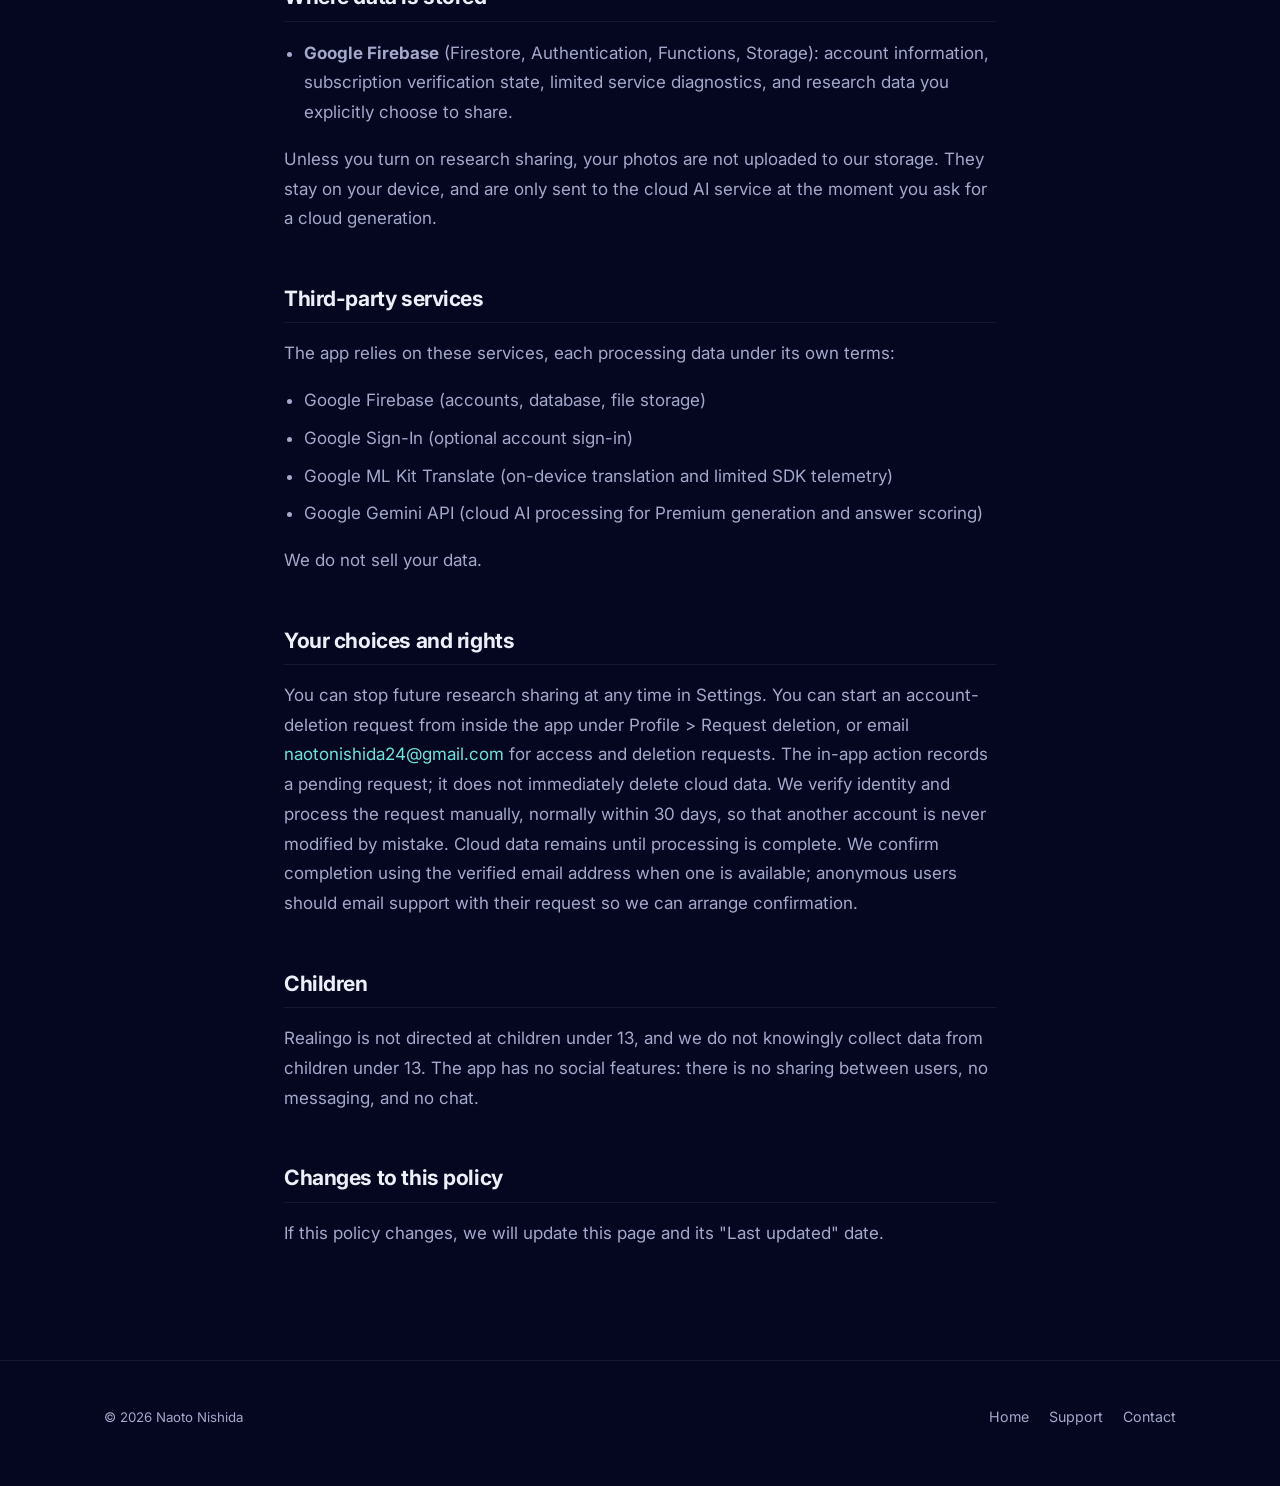
<file: privacy.html>
<!DOCTYPE html>
<html lang="ja" data-lang="ja">
<head>
<meta charset="utf-8">
<meta name="viewport" content="width=device-width, initial-scale=1">
<title>プライバシーポリシー — Realingo</title>
<meta name="title-ja" content="プライバシーポリシー — Realingo">
<meta name="title-en" content="Privacy Policy — Realingo">
<meta name="description" content="Realingo が収集するデータと、その用途・保存先・削除方法について。">
<meta name="desc-ja" content="Realingo が収集するデータと、その用途・保存先・削除方法について。">
<meta name="desc-en" content="What data Realingo collects, why, where it is stored, and how to have it deleted.">
<meta name="theme-color" content="#05061f">
<link rel="icon" href="assets/favicon-32.png" sizes="32x32">
<link rel="apple-touch-icon" href="assets/icon-180.png">
<link rel="preconnect" href="https://fonts.googleapis.com">
<link rel="preconnect" href="https://fonts.gstatic.com" crossorigin>
<link href="https://fonts.googleapis.com/css2?family=Inter:wght@400;500;600;700;800&family=Noto+Sans+JP:wght@400;500;700&display=swap" rel="stylesheet">
<link rel="stylesheet" href="styles.css">
<script>
(function(){var r=document.documentElement;r.className+=" js";var l=(location.search.match(/[?&]lang=(ja|en)/)||[])[1];try{if(!l)l=localStorage.getItem("realingo-lang");}catch(e){}if(l!=="ja"&&l!=="en")l=(navigator.language||"en").toLowerCase().indexOf("ja")===0?"ja":"en";r.setAttribute("data-lang",l);r.setAttribute("lang",l);})();
</script>
</head>
<body>

<header class="site-header">
  <div class="wrap">
    <a class="brand" href="./">
      <img src="assets/icon-180.png" alt="" width="30" height="30">
      Realingo
    </a>
    <nav class="site-nav">
      <a href="./"><span class="ja">ホーム</span><span class="en">Home</span></a>
      <a href="support.html"><span class="ja">サポート</span><span class="en">Support</span></a>
    </nav>
    <div class="header-actions">
      <div class="lang-toggle" role="group" aria-label="Language">
        <button type="button" data-lang="ja" aria-pressed="true">日本語</button>
        <button type="button" data-lang="en" aria-pressed="false">EN</button>
      </div>
      <a class="btn btn-primary btn-sm" href="https://apps.apple.com/us/app/realingo/id6791108476">App Store</a>
    </div>
  </div>
</header>

<main class="doc">
  <div class="wrap">

    <!-- ========================= 日本語 ========================= -->
    <div class="ja">
      <h1>プライバシーポリシー</h1>
      <p class="meta">Realingo ・ 最終更新日: 2026年8月14日</p>

      <p>Realingo は、個人開発者である西田直人が開発・運営する語学学習アプリです。このポリシーでは、アプリがどのデータを、何のために集め、それがどう扱われるかを説明します。ご質問は <a href="mailto:naotonishida24@gmail.com">naotonishida24@gmail.com</a> までお願いします。</p>

      <p class="meta">この日本語版は英語版の参考訳です。内容に差異がある場合は英語版（ヘッダーの EN で切り替え）が優先します。</p>

      <h2>運営者</h2>
      <p>個人開発者: 西田直人（Naoto Nishida）<br>
      連絡先: <a href="mailto:naotonishida24@gmail.com">naotonishida24@gmail.com</a></p>

      <h2>収集するデータと、その目的</h2>
      <div class="tablewrap">
        <table>
          <tr><th>データ</th><th>本人と紐づくか</th><th>目的</th></tr>
          <tr><td>ユーザー ID</td><td>はい</td><td>アカウントの運用、Premium 権限の確認、研究に提供すると明示的に選んだデータとの紐づけ。</td></tr>
          <tr><td>メールアドレス（メールでサインインした場合のみ）</td><td>はい</td><td>アカウントの運用とサインイン。</td></tr>
          <tr><td>電話番号（Google Sign-In SDK の開示事項）</td><td>はい</td><td>アプリの機能提供。Realingo が電話番号の入力を求めることはありません。</td></tr>
          <tr><td>表示名（入力した場合、またはサインイン提供元から取得した場合のみ）</td><td>はい</td><td>プロフィールの表示と運用。</td></tr>
          <tr><td>Google Sign-In が申告する端末 ID・おおまかな位置</td><td>はい</td><td>サインイン機能と、SDK の限定的な分析。Realingo は位置情報の許可を求めず、このデータを広告やトラッキングに使いません。</td></tr>
          <tr><td>提供された写真（練習用の写真と、任意のプロフィール画像）</td><td>はい</td><td>プロフィール・写真機能の提供と、オプトインした場合のみ研究分析。生成リクエストの処理のためだけにクラウド AI へ送られた写真を、Realingo は保持しません。</td></tr>
          <tr><td>作成した内容（練習問題の文と解答）</td><td>研究用のコピーは紐づく。ML Kit のテレメトリは紐づかない</td><td>アプリの機能提供と分析。クラウド採点のリクエストは、処理後に Realingo 側で保持しません。</td></tr>
          <tr><td>利用状況（どの練習をして、どう採点されたか）</td><td>研究用のコピーは紐づく。ML Kit のテレメトリは紐づかない</td><td>アプリの機能提供と分析。それ以外の場合、学習履歴は端末内に保持します。</td></tr>
          <tr><td>サブスクリプションの購入履歴</td><td>はい</td><td>Premium の権限確認と提供、購入の不正防止。</td></tr>
          <tr><td>SDK の限定的な性能・診断データ</td><td>いいえ</td><td>Firebase および ML Kit の機能提供と分析。Realingo は Crashlytics と Firebase Performance Monitoring を含みません。</td></tr>
          <tr><td>その他の利用データ、および Google Sign-In が申告するその他のデータ種別</td><td>はい</td><td>サインイン機能と、SDK の限定的な分析。</td></tr>
        </table>
      </div>
      <p>他社のアプリやウェブサイトをまたいだトラッキングは行いません。アプリに広告は表示されません。</p>
      <p>製品版アプリでは Firebase Analytics の収集を恒久的に無効化しています。別個の Google Sign-In SDK は、サインイン機能と SDK の分析のために上記の限定的な端末・利用データを処理することがあります。Realingo はこのデータを広告やアプリ横断のトラッキングに使いません。</p>

      <h2>端末内での処理</h2>
      <p>無料の問題生成は端末内のローカルな画像モデルで動き、スピーキング練習の音声認識も端末内で動きます。これらを使っているあいだ、写真と音声はどこにも送信されません。</p>

      <h2>研究への協力（任意）</h2>
      <p>写真から生成される練習問題の研究に協力するため、学習データを提供することを選べます。初期状態ではオフです。<strong>設定 &gt; Share learning data</strong> でオンにでき、同じ画面からいつでも止められます。</p>
      <p>オンのあいだ、次のデータがアカウント識別子とともにサーバーへ送られ、保存されます。</p>
      <ul>
        <li>練習問題のもとになった写真（送信前に位置情報などのメタデータを除去）</li>
        <li>生成された練習問題の文と、その正解</li>
        <li>あなたの解答、正誤、所要時間</li>
      </ul>
      <p>氏名・メールアドレス・録音データが含まれることはありません。このデータは練習問題の品質に関する研究にのみ使い、広告には使わず、販売もしません。オフにすると、それ以降の送信は止まります。すでに提供されたコピーは保存されたままになるので、削除をご希望の場合はメールでご連絡ください。</p>
      <p><strong>オフのあいだは、これらが端末の外に出ることはありません。</strong>解答と履歴は端末内にのみ保持されます。</p>

      <h2>クラウド AI による処理（Premium）</h2>
      <p>Premium では、クラウド AI による問題生成が使えます。これを使うと、選んだ写真が Google の Gemini API に送られ、Google の Gemini API 規約のもとで処理されます。Realingo のサーバーは、リクエストの処理に必要な範囲を超えてこの内容を保持しません。ライティングとスピーキングの採点をクラウドで行う場合も同様です。</p>

      <h2>データの保存先</h2>
      <ul>
        <li><strong>Google Firebase</strong>（Firestore、Authentication、Functions、Storage）: アカウント情報、サブスクリプションの確認状態、限定的なサービス診断、および明示的に提供を選んだ研究データ。</li>
      </ul>
      <p>研究への提供をオンにしないかぎり、写真が当方のストレージにアップロードされることはありません。写真は端末内に留まり、クラウド生成を依頼した瞬間にのみクラウド AI サービスへ送られます。</p>

      <h2>利用する外部サービス</h2>
      <p>アプリは次のサービスを利用しており、それぞれが自社の規約のもとでデータを処理します。</p>
      <ul>
        <li>Google Firebase（アカウント、データベース、ファイル保存）</li>
        <li>Google Sign-In（任意のアカウントサインイン）</li>
        <li>Google ML Kit Translate（端末内翻訳と、限定的な SDK テレメトリ）</li>
        <li>Google Gemini API（Premium の生成と解答採点のためのクラウド AI 処理）</li>
      </ul>
      <p>データを販売することはありません。</p>

      <h2>ユーザーの選択と権利</h2>
      <p>研究への提供は、設定からいつでも止められます。アカウントの削除は、アプリ内の <strong>Profile &gt; Request deletion</strong> から依頼できます。開示・削除のご請求は <a href="mailto:naotonishida24@gmail.com">naotonishida24@gmail.com</a> へのメールでも受け付けます。アプリ内の操作は削除依頼を記録するもので、クラウド上のデータがその場で削除されるわけではありません。他のアカウントを誤って変更しないよう本人確認を行い、手作業で、通常は 30 日以内に処理します。処理が完了するまでクラウド上のデータは残ります。確認済みのメールアドレスがある場合は、そのアドレス宛に完了を連絡します。匿名でご利用の方は、確認方法を調整するためサポート宛にメールでご請求ください。</p>

      <h2>お子さまについて</h2>
      <p>Realingo は 13 歳未満のお子さまを対象としておらず、13 歳未満のお子さまのデータを意図的に収集することはありません。アプリにソーシャル機能はありません。ユーザー間の共有、メッセージ、チャットのいずれもありません。</p>

      <h2>このポリシーの変更</h2>
      <p>このポリシーを変更した場合は、このページと「最終更新日」を更新します。</p>
    </div>

    <!-- ========================= English ========================= -->
    <div class="en">
      <h1>Privacy Policy</h1>
      <p class="meta">Realingo · Last updated: August 14, 2026</p>

      <p>Realingo is a language-learning app developed and operated by Naoto Nishida, an individual developer. This policy explains what data the app collects, why, and what happens to it. If you have any questions, email <a href="mailto:naotonishida24@gmail.com">naotonishida24@gmail.com</a>.</p>

      <h2>Who operates the app</h2>
      <p>Individual developer: Naoto Nishida<br>
      Contact: <a href="mailto:naotonishida24@gmail.com">naotonishida24@gmail.com</a></p>

      <h2>What we collect and why</h2>
      <div class="tablewrap">
        <table>
          <tr><th>Data</th><th>Linked to you?</th><th>Purpose</th></tr>
          <tr><td>User ID</td><td>Yes</td><td>To operate your account, verify Premium access, and associate data you explicitly choose to share for research.</td></tr>
          <tr><td>Email address (only if you sign in with an email-based account)</td><td>Yes</td><td>To operate your account and sign-in.</td></tr>
          <tr><td>Phone number (Google Sign-In SDK disclosure)</td><td>Yes</td><td>App functionality. Realingo does not ask you to enter a phone number directly.</td></tr>
          <tr><td>Display name (only if you enter one or receive one from a sign-in provider)</td><td>Yes</td><td>To display and operate your profile.</td></tr>
          <tr><td>Device ID and coarse location declared by Google Sign-In</td><td>Yes</td><td>Sign-in functionality and limited SDK analytics. Realingo does not request location permission and does not use this data for advertising or tracking.</td></tr>
          <tr><td>Photos you provide (exercise photos and optional profile picture)</td><td>Yes</td><td>To provide profile/photo functionality and, only if you opt in, research analytics. A photo sent to cloud AI solely to service a generation request is not retained by Realingo.</td></tr>
          <tr><td>Other content you create (exercise text and answers)</td><td>Yes for research copies; ML Kit telemetry is unlinked</td><td>App functionality and analytics. Cloud scoring requests are not retained by Realingo after servicing the request.</td></tr>
          <tr><td>Product interaction (which exercises you did and how you scored)</td><td>Yes for research copies; ML Kit telemetry is unlinked</td><td>App functionality and analytics. Otherwise Realingo keeps your learning history on your device.</td></tr>
          <tr><td>Subscription purchase history</td><td>Yes</td><td>To verify and provide Premium access and prevent purchase fraud.</td></tr>
          <tr><td>Limited SDK performance and diagnostic data</td><td>No</td><td>App functionality and analytics for Firebase and ML Kit services. Realingo does not include Crashlytics or Firebase Performance Monitoring.</td></tr>
          <tr><td>Other usage data and other data types declared by Google Sign-In</td><td>Yes</td><td>Sign-in functionality and limited SDK analytics.</td></tr>
        </table>
      </div>
      <p>We do not track you across other companies' apps or websites, and the app shows no ads.</p>
      <p>Firebase Analytics collection is permanently disabled in the production app. The separate Google Sign-In SDK may process the limited device and usage data described above for sign-in functionality and SDK analytics. Realingo does not use this data for advertising or cross-app tracking.</p>

      <h2>On-device processing</h2>
      <p>Free exercise generation runs on your device with a local vision model, and speech recognition for speaking exercises also runs on your device. When you use these, your photos and audio are not sent anywhere.</p>

      <h2>Helping with research (optional)</h2>
      <p>You can choose to share your learning data with us to help research into exercises generated from photos. This is off by default. You turn it on in <strong>Settings &gt; Share learning data</strong>, and you can stop at any time from the same screen.</p>
      <p>While it is on, these are sent to our servers and stored with your account identifier:</p>
      <ul>
        <li>The photo an exercise was made from, with location and other metadata removed before sending</li>
        <li>The generated exercise text and its correct answer</li>
        <li>Your answer, whether it was correct, and how long it took</li>
      </ul>
      <p>Your name, email address, and audio recordings are never included. The data is used only for research into exercise quality — never for advertising, and never sold. Turning sharing off stops future uploads. Copies already provided remain stored; contact us by email if you want to request their removal.</p>
      <p><strong>While it is off, none of this leaves your device.</strong> Your answers and history are kept only on your phone.</p>

      <h2>Cloud AI processing (Premium)</h2>
      <p>Premium adds exercise generation through cloud AI. When you use it, the photo you selected is sent to the Google Gemini API for processing under Google's Gemini API terms. Realingo's own servers do not keep this content beyond what is needed to process your request. Answer scoring for writing and speaking exercises is handled the same way when it runs in the cloud.</p>

      <h2>Where data is stored</h2>
      <ul>
        <li><strong>Google Firebase</strong> (Firestore, Authentication, Functions, Storage): account information, subscription verification state, limited service diagnostics, and research data you explicitly choose to share.</li>
      </ul>
      <p>Unless you turn on research sharing, your photos are not uploaded to our storage. They stay on your device, and are only sent to the cloud AI service at the moment you ask for a cloud generation.</p>

      <h2>Third-party services</h2>
      <p>The app relies on these services, each processing data under its own terms:</p>
      <ul>
        <li>Google Firebase (accounts, database, file storage)</li>
        <li>Google Sign-In (optional account sign-in)</li>
        <li>Google ML Kit Translate (on-device translation and limited SDK telemetry)</li>
        <li>Google Gemini API (cloud AI processing for Premium generation and answer scoring)</li>
      </ul>
      <p>We do not sell your data.</p>

      <h2>Your choices and rights</h2>
      <p>You can stop future research sharing at any time in Settings. You can start an account-deletion request from inside the app under Profile &gt; Request deletion, or email <a href="mailto:naotonishida24@gmail.com">naotonishida24@gmail.com</a> for access and deletion requests. The in-app action records a pending request; it does not immediately delete cloud data. We verify identity and process the request manually, normally within 30 days, so that another account is never modified by mistake. Cloud data remains until processing is complete. We confirm completion using the verified email address when one is available; anonymous users should email support with their request so we can arrange confirmation.</p>

      <h2>Children</h2>
      <p>Realingo is not directed at children under 13, and we do not knowingly collect data from children under 13. The app has no social features: there is no sharing between users, no messaging, and no chat.</p>

      <h2>Changes to this policy</h2>
      <p>If this policy changes, we will update this page and its "Last updated" date.</p>
    </div>

  </div>
</main>

<footer class="site-footer">
  <div class="wrap">
    <span class="copy">© 2026 Naoto Nishida</span>
    <nav>
      <a href="./"><span class="ja">ホーム</span><span class="en">Home</span></a>
      <a href="support.html"><span class="ja">サポート</span><span class="en">Support</span></a>
      <a href="mailto:naotonishida24@gmail.com"><span class="ja">問い合わせ</span><span class="en">Contact</span></a>
    </nav>
  </div>
</footer>

<script src="site.js" defer></script>
</body>
</html>
</file>
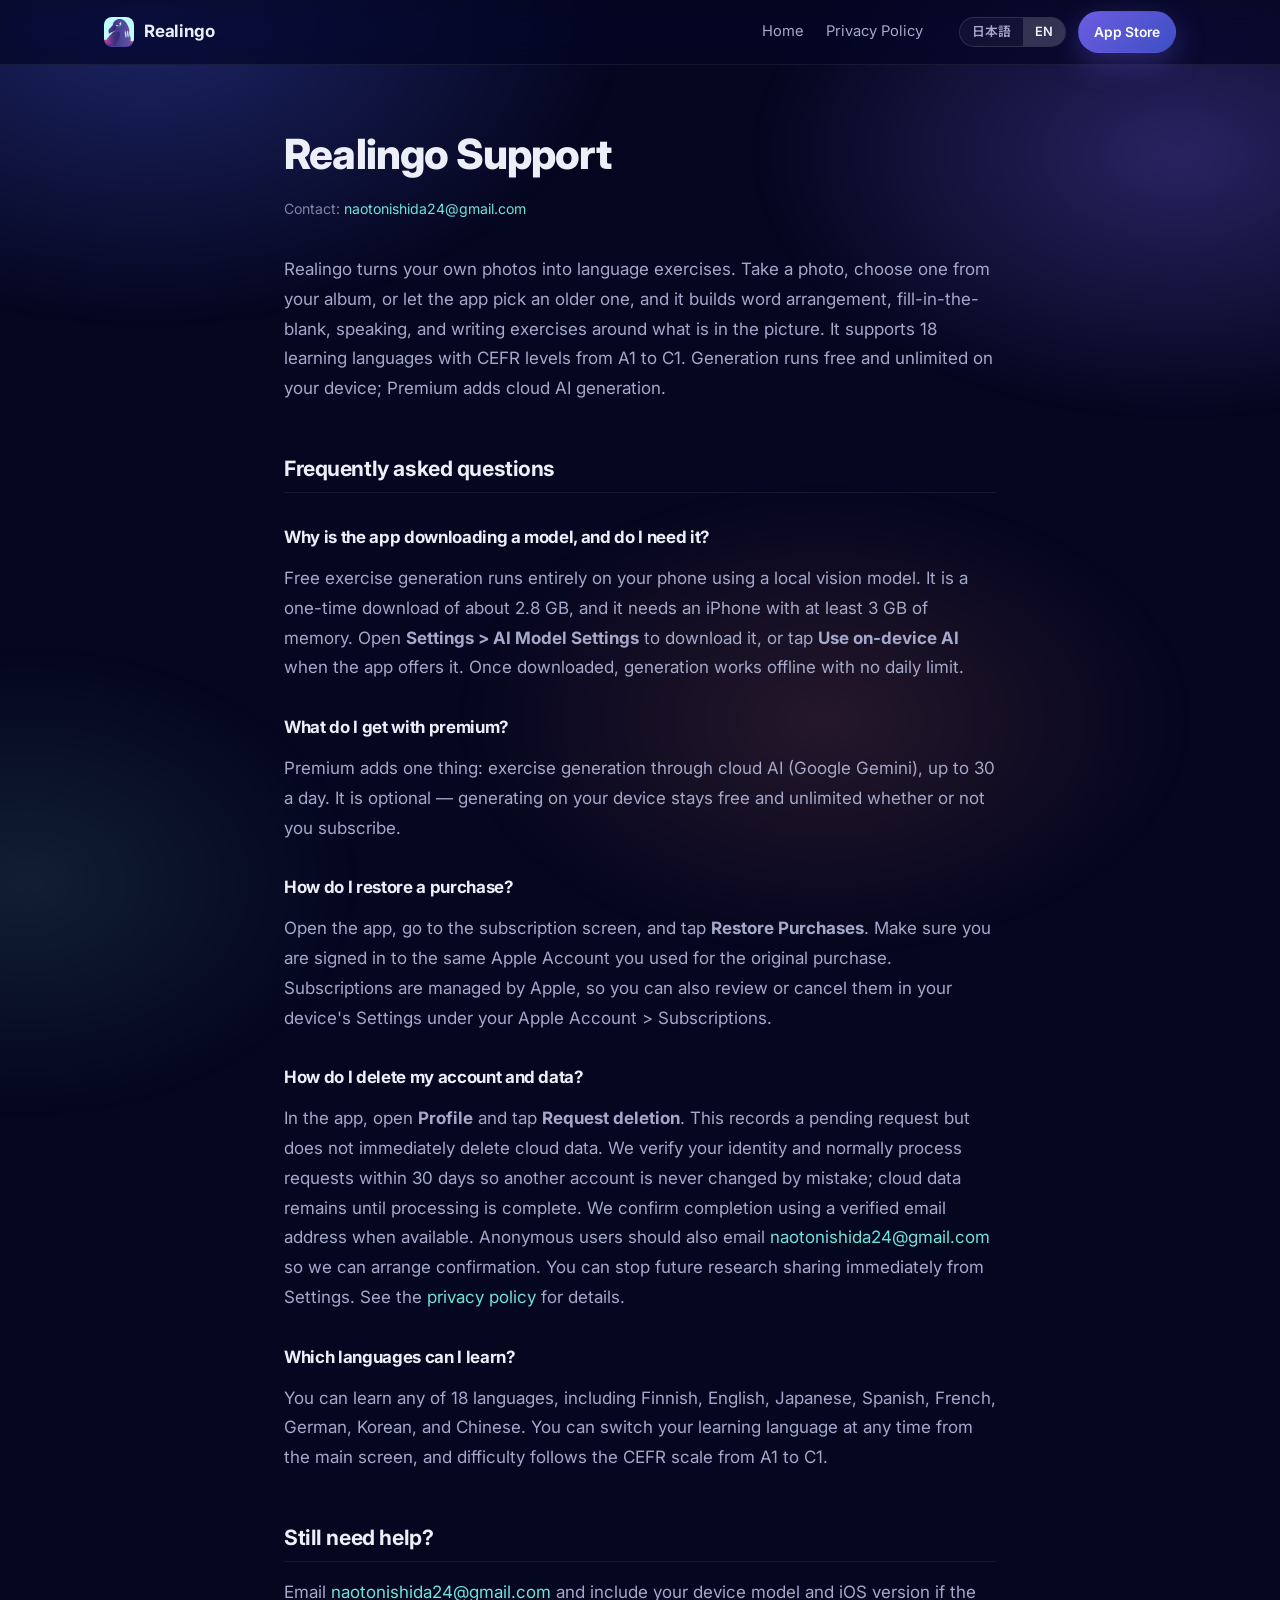
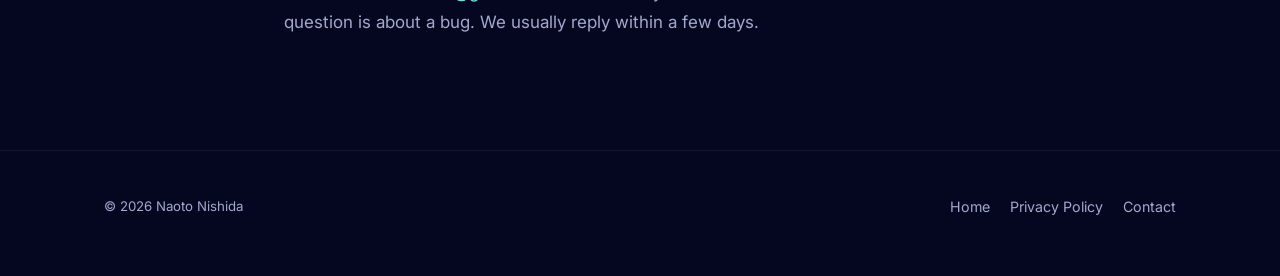
<file: support.html>
<!DOCTYPE html>
<html lang="ja" data-lang="ja">
<head>
<meta charset="utf-8">
<meta name="viewport" content="width=device-width, initial-scale=1">
<title>サポート — Realingo</title>
<meta name="title-ja" content="サポート — Realingo">
<meta name="title-en" content="Support — Realingo">
<meta name="description" content="Realingo のよくある質問と問い合わせ先。">
<meta name="desc-ja" content="Realingo のよくある質問と問い合わせ先。">
<meta name="desc-en" content="Frequently asked questions about Realingo, and how to reach us.">
<meta name="theme-color" content="#05061f">
<link rel="icon" href="assets/favicon-32.png" sizes="32x32">
<link rel="apple-touch-icon" href="assets/icon-180.png">
<link rel="preconnect" href="https://fonts.googleapis.com">
<link rel="preconnect" href="https://fonts.gstatic.com" crossorigin>
<link href="https://fonts.googleapis.com/css2?family=Inter:wght@400;500;600;700;800&family=Noto+Sans+JP:wght@400;500;700&display=swap" rel="stylesheet">
<link rel="stylesheet" href="styles.css">
<script>
(function(){var r=document.documentElement;r.className+=" js";var l=(location.search.match(/[?&]lang=(ja|en)/)||[])[1];try{if(!l)l=localStorage.getItem("realingo-lang");}catch(e){}if(l!=="ja"&&l!=="en")l=(navigator.language||"en").toLowerCase().indexOf("ja")===0?"ja":"en";r.setAttribute("data-lang",l);r.setAttribute("lang",l);})();
</script>
</head>
<body>

<header class="site-header">
  <div class="wrap">
    <a class="brand" href="./">
      <img src="assets/icon-180.png" alt="" width="30" height="30">
      Realingo
    </a>
    <nav class="site-nav">
      <a href="./"><span class="ja">ホーム</span><span class="en">Home</span></a>
      <a href="privacy.html"><span class="ja">プライバシーポリシー</span><span class="en">Privacy Policy</span></a>
    </nav>
    <div class="header-actions">
      <div class="lang-toggle" role="group" aria-label="Language">
        <button type="button" data-lang="ja" aria-pressed="true">日本語</button>
        <button type="button" data-lang="en" aria-pressed="false">EN</button>
      </div>
      <a class="btn btn-primary btn-sm" href="https://apps.apple.com/us/app/realingo/id6791108476">App Store</a>
    </div>
  </div>
</header>

<main class="doc">
  <div class="wrap">

    <!-- ========================= 日本語 ========================= -->
    <div class="ja">
      <h1>サポート</h1>
      <p class="meta">問い合わせ先: <a href="mailto:naotonishida24@gmail.com">naotonishida24@gmail.com</a></p>

      <p>Realingo は、あなたが撮った写真を語学の練習問題に変えるアプリです。その場で撮るか、アルバムから選ぶか、アプリに古い写真を選ばせると、写真に写っているものをもとに、単語の並べ替え・穴埋め・スピーキング・ライティングの練習ができます。18 言語に対応し、難易度は CEFR の A1 から C1 までです。問題の生成は端末内で無料・無制限に動き、Premium ではクラウド AI による生成が加わります。</p>

      <h2>よくある質問</h2>

      <h3>モデルのダウンロードは必要ですか。</h3>
      <p>無料の問題生成は端末内のローカルな画像モデルで動くので、初回に約 2.8 GB のダウンロードが必要です。メモリ 3 GB 以上の iPhone で動きます。<strong>設定 &gt; AI Model Settings</strong> から、またはアプリが案内する <strong>Use on-device AI</strong> から取得してください。ダウンロード後はオフラインで、1日あたりの回数制限なく使えます。</p>

      <h3>Premium では何が増えますか。</h3>
      <p>増えるのは 1 点だけで、クラウド AI（Google Gemini）による問題生成が 1 日 30 回まで使えるようになります。端末内での生成は、契約していてもいなくても無料・無制限のままです。</p>

      <h3>購入を復元するには。</h3>
      <p>アプリを開いてサブスクリプション画面に進み、<strong>Restore Purchases</strong> を押してください。購入時と同じ Apple アカウントでサインインしている必要があります。サブスクリプションは Apple が管理しているので、端末の「設定 &gt; Apple アカウント &gt; サブスクリプション」からも確認・解約できます。</p>

      <h3>アカウントとデータを削除するには。</h3>
      <p>アプリの <strong>Profile</strong> を開き、<strong>Request deletion</strong> を押します。これは削除依頼を記録するもので、クラウド上のデータがその場で消えるわけではありません。他のアカウントを誤って変更しないよう本人確認を行い、通常は 30 日以内に処理します。処理が完了するまでクラウド上のデータは残ります。確認済みのメールアドレスがある場合は、そのアドレス宛に完了を連絡します。匿名でご利用の方は <a href="mailto:naotonishida24@gmail.com">naotonishida24@gmail.com</a> にもメールをお送りください。研究への提供は、設定からすぐに止められます。詳細は<a href="privacy.html">プライバシーポリシー</a>をご覧ください。</p>

      <h3>どの言語を学べますか。</h3>
      <p>フィンランド語、英語、日本語、スペイン語、フランス語、ドイツ語、韓国語、中国語（簡体字）を含む 18 言語です。学ぶ言語はメイン画面からいつでも切り替えられ、難易度は CEFR の A1 から C1 までを選べます。</p>

      <h2>解決しないときは</h2>
      <p><a href="mailto:naotonishida24@gmail.com">naotonishida24@gmail.com</a> までメールをお送りください。不具合についてのご質問の場合は、端末の機種と iOS のバージョンを添えていただけると助かります。通常、数日以内に返信します。</p>
    </div>

    <!-- ========================= English ========================= -->
    <div class="en">
      <h1>Realingo Support</h1>
      <p class="meta">Contact: <a href="mailto:naotonishida24@gmail.com">naotonishida24@gmail.com</a></p>

      <p>Realingo turns your own photos into language exercises. Take a photo, choose one from your album, or let the app pick an older one, and it builds word arrangement, fill-in-the-blank, speaking, and writing exercises around what is in the picture. It supports 18 learning languages with CEFR levels from A1 to C1. Generation runs free and unlimited on your device; Premium adds cloud AI generation.</p>

      <h2>Frequently asked questions</h2>

      <h3>Why is the app downloading a model, and do I need it?</h3>
      <p>Free exercise generation runs entirely on your phone using a local vision model. It is a one-time download of about 2.8 GB, and it needs an iPhone with at least 3 GB of memory. Open <strong>Settings &gt; AI Model Settings</strong> to download it, or tap <strong>Use on-device AI</strong> when the app offers it. Once downloaded, generation works offline with no daily limit.</p>

      <h3>What do I get with premium?</h3>
      <p>Premium adds one thing: exercise generation through cloud AI (Google Gemini), up to 30 a day. It is optional — generating on your device stays free and unlimited whether or not you subscribe.</p>

      <h3>How do I restore a purchase?</h3>
      <p>Open the app, go to the subscription screen, and tap <strong>Restore Purchases</strong>. Make sure you are signed in to the same Apple Account you used for the original purchase. Subscriptions are managed by Apple, so you can also review or cancel them in your device's Settings under your Apple Account &gt; Subscriptions.</p>

      <h3>How do I delete my account and data?</h3>
      <p>In the app, open <strong>Profile</strong> and tap <strong>Request deletion</strong>. This records a pending request but does not immediately delete cloud data. We verify your identity and normally process requests within 30 days so another account is never changed by mistake; cloud data remains until processing is complete. We confirm completion using a verified email address when available. Anonymous users should also email <a href="mailto:naotonishida24@gmail.com">naotonishida24@gmail.com</a> so we can arrange confirmation. You can stop future research sharing immediately from Settings. See the <a href="privacy.html">privacy policy</a> for details.</p>

      <h3>Which languages can I learn?</h3>
      <p>You can learn any of 18 languages, including Finnish, English, Japanese, Spanish, French, German, Korean, and Chinese. You can switch your learning language at any time from the main screen, and difficulty follows the CEFR scale from A1 to C1.</p>

      <h2>Still need help?</h2>
      <p>Email <a href="mailto:naotonishida24@gmail.com">naotonishida24@gmail.com</a> and include your device model and iOS version if the question is about a bug. We usually reply within a few days.</p>
    </div>

  </div>
</main>

<footer class="site-footer">
  <div class="wrap">
    <span class="copy">© 2026 Naoto Nishida</span>
    <nav>
      <a href="./"><span class="ja">ホーム</span><span class="en">Home</span></a>
      <a href="privacy.html"><span class="ja">プライバシーポリシー</span><span class="en">Privacy Policy</span></a>
      <a href="mailto:naotonishida24@gmail.com"><span class="ja">問い合わせ</span><span class="en">Contact</span></a>
    </nav>
  </div>
</footer>

<script src="site.js" defer></script>
</body>
</html>
</file>
<file: styles.css>
/* Realingo — landing site
   Palette sampled from the app's own App Store screenshots. */

:root {
  --ink:        #05061f;
  --ink-2:      #0a0b2c;
  --surface:    rgba(255, 255, 255, 0.045);
  --surface-2:  rgba(255, 255, 255, 0.08);
  --line:       rgba(255, 255, 255, 0.12);
  --line-soft:  rgba(255, 255, 255, 0.07);
  --text:       #eceef8;
  --muted:      #a4a8ca;
  --violet:     #6d5ce0;
  --indigo:     #3d4fc4;
  --aqua:       #6fe3da;
  --coral:      #ff8e78;
  --radius:     18px;
  --maxw:       1120px;
  color-scheme: dark;
}

* { box-sizing: border-box; }

html { scroll-behavior: smooth; -webkit-text-size-adjust: 100%; }

body {
  margin: 0;
  background: var(--ink);
  color: var(--text);
  font-family: "Inter", "Noto Sans JP", -apple-system, BlinkMacSystemFont, "Segoe UI", Roboto, Helvetica, Arial, sans-serif;
  font-size: 17px;
  line-height: 1.75;
  font-feature-settings: "palt" 1;
  overflow-x: hidden;
}

/* Ambient glow, fixed behind everything */
body::before {
  content: "";
  position: fixed;
  inset: -10% -10% auto -10%;
  height: 150vh;
  z-index: -1;
  pointer-events: none;
  background:
    radial-gradient(60vw 55vh at 18% 8%,  rgba(61, 79, 196, 0.42), transparent 62%),
    radial-gradient(52vw 46vh at 85% 18%, rgba(109, 92, 224, 0.34), transparent 64%),
    radial-gradient(44vw 40vh at 62% 60%, rgba(255, 142, 120, 0.13), transparent 66%),
    radial-gradient(40vw 40vh at 10% 72%, rgba(111, 227, 218, 0.11), transparent 66%);
  filter: blur(6px);
}

img { max-width: 100%; display: block; }

a { color: var(--aqua); text-decoration: none; }
a:hover { text-decoration: underline; }

.wrap { max-width: var(--maxw); margin: 0 auto; padding: 0 24px; }

/* ---------- language switch ---------- */
html[data-lang="ja"] .en,
html[data-lang="en"] .ja { display: none !important; }

/* ---------- header ---------- */
.site-header {
  position: sticky;
  top: 0;
  z-index: 50;
  backdrop-filter: saturate(160%) blur(14px);
  -webkit-backdrop-filter: saturate(160%) blur(14px);
  background: rgba(5, 6, 31, 0.72);
  border-bottom: 1px solid var(--line-soft);
}
.site-header .wrap {
  display: flex;
  align-items: center;
  gap: 18px;
  height: 64px;
}
.brand {
  display: flex;
  align-items: center;
  gap: 10px;
  font-weight: 700;
  letter-spacing: -0.01em;
  color: var(--text);
  font-size: 1.06rem;
}
.brand:hover { text-decoration: none; }
.brand img { width: 30px; height: 30px; border-radius: 8px; }

.site-nav { display: flex; gap: 22px; margin-left: auto; font-size: 0.92rem; }
.site-nav a { color: var(--muted); }
.site-nav a:hover { color: var(--text); text-decoration: none; }

.header-actions { display: flex; align-items: center; gap: 12px; margin-left: 18px; }

.lang-toggle {
  display: inline-flex;
  border: 1px solid var(--line);
  border-radius: 999px;
  overflow: hidden;
  background: var(--surface);
}
.lang-toggle button {
  appearance: none;
  border: 0;
  background: transparent;
  color: var(--muted);
  font: inherit;
  font-size: 0.8rem;
  font-weight: 600;
  padding: 5px 12px;
  cursor: pointer;
  line-height: 1.4;
}
.lang-toggle button[aria-pressed="true"] {
  background: rgba(255, 255, 255, 0.14);
  color: var(--text);
}

/* ---------- buttons ---------- */
.btn {
  display: inline-flex;
  align-items: center;
  gap: 8px;
  padding: 11px 20px;
  border-radius: 999px;
  font-weight: 600;
  font-size: 0.95rem;
  border: 1px solid transparent;
  transition: transform 0.15s ease, box-shadow 0.15s ease, background 0.15s ease;
}
.btn:hover { text-decoration: none; transform: translateY(-1px); }
.btn-primary {
  background: linear-gradient(135deg, var(--violet), var(--indigo));
  color: #fff;
  box-shadow: 0 10px 30px rgba(109, 92, 224, 0.35);
}
.btn-primary:hover { box-shadow: 0 14px 38px rgba(109, 92, 224, 0.5); }
.btn-ghost {
  border-color: var(--line);
  color: var(--text);
  background: var(--surface);
}
.btn-ghost:hover { background: var(--surface-2); }
.btn-sm { padding: 8px 15px; font-size: 0.86rem; }

/* App Store badge, drawn rather than hot-linked */
.appstore {
  display: inline-flex;
  align-items: center;
  gap: 11px;
  background: #000;
  border: 1px solid rgba(255, 255, 255, 0.35);
  border-radius: 12px;
  padding: 9px 18px 9px 16px;
  color: #fff;
  transition: transform 0.15s ease, border-color 0.15s ease;
}
.appstore:hover { text-decoration: none; transform: translateY(-1px); border-color: rgba(255, 255, 255, 0.7); }
.appstore svg { width: 24px; height: 28px; fill: #fff; flex: none; }
.appstore span { display: flex; flex-direction: column; line-height: 1.12; }
.appstore small { font-size: 0.64rem; letter-spacing: 0.02em; opacity: 0.92; }
.appstore strong { font-size: 1.22rem; font-weight: 600; letter-spacing: -0.01em; }

/* ---------- section scaffolding ---------- */
section { padding: 96px 0; }
.eyebrow {
  display: inline-block;
  font-size: 0.78rem;
  font-weight: 700;
  letter-spacing: 0.14em;
  text-transform: uppercase;
  color: var(--aqua);
  margin: 0 0 14px;
}
h1, h2, h3 {
  line-height: 1.24;
  letter-spacing: -0.02em;
  margin: 0 0 16px;
  text-wrap: balance;      /* keeps a single character off its own last line */
}
/* Japanese sets wider than Latin at the same size, and it has no spaces to wrap
   at, so headings get their own scale and never break inside a word. */
html[data-lang="ja"] h1,
html[data-lang="ja"] h2,
html[data-lang="ja"] h3 { word-break: keep-all; overflow-wrap: anywhere; }
html[data-lang="ja"] h1 { font-size: clamp(1.85rem, 4.4vw, 2.95rem); line-height: 1.34; }
html[data-lang="ja"] h2 { font-size: clamp(1.4rem, 3vw, 2.05rem); line-height: 1.38; }
html[data-lang="ja"] h3 { font-size: 1.08rem; line-height: 1.5; }
html[data-lang="ja"] .lead { font-size: 1.02rem; }
h1 { font-size: clamp(2.1rem, 4.8vw, 3.2rem); font-weight: 800; }
h2 { font-size: clamp(1.6rem, 3.6vw, 2.5rem); font-weight: 700; }
h3 { font-size: 1.18rem; font-weight: 700; }
p  { margin: 0 0 16px; color: var(--muted); }
.lead { text-wrap: pretty; }
.lead { font-size: 1.08rem; color: #c8cbe4; max-width: 62ch; }
.section-head { max-width: 64ch; margin-bottom: 48px; }
.accent { color: var(--aqua); }

/* ---------- hero ---------- */
.hero { padding: 84px 0 64px; }
.hero .wrap {
  display: grid;
  grid-template-columns: 1.2fr 0.8fr;
  gap: 48px;
  align-items: center;
}
.hero-pill {
  display: inline-flex;
  align-items: center;
  gap: 8px;
  border: 1px solid var(--line);
  background: var(--surface);
  border-radius: 999px;
  padding: 6px 14px;
  font-size: 0.82rem;
  color: var(--muted);
  margin-bottom: 22px;
}
.hero-pill b { color: var(--text); font-weight: 600; }
.hero h1 { margin-bottom: 20px; }
.hero-cta { display: flex; flex-wrap: wrap; gap: 14px; align-items: center; margin-top: 30px; }
.hero-note { font-size: 0.85rem; color: #7f84a8; margin-top: 18px; }

/* ---------- phone frame ---------- */
.phone {
  position: relative;
  width: 100%;
  max-width: 300px;
  margin: 0 auto;
  border-radius: 46px;
  padding: 10px;
  background: linear-gradient(160deg, #2b2d55, #0d0e26 55%, #1b1d3d);
  box-shadow:
    0 40px 90px rgba(3, 4, 20, 0.7),
    0 0 0 1px rgba(255, 255, 255, 0.09) inset;
}
.phone img {
  width: 100%;
  /* height: auto is required: the img width/height attributes are presentational
     hints, and without this the attribute height wins and the picture is cropped. */
  height: auto;
  aspect-ratio: 1320 / 2868;
  object-fit: cover;
  border-radius: 37px;
  background: #f4f4f8;
}
.phone::after {
  content: "";
  position: absolute;
  inset: -14% -18%;
  z-index: -1;
  border-radius: 50%;
  background: radial-gradient(closest-side, rgba(109, 92, 224, 0.5), transparent 72%);
  filter: blur(24px);
}
.hero .phone { max-width: 312px; }
.feature .phone { max-width: 268px; }

/* ---------- stat strip ---------- */
.stats { padding: 0 0 26px; }
.stats ul {
  list-style: none;
  margin: 0;
  padding: 26px 8px;
  display: grid;
  grid-template-columns: repeat(4, 1fr);
  gap: 18px;
  border-top: 1px solid var(--line-soft);
  border-bottom: 1px solid var(--line-soft);
  text-align: center;
}
.stats b { display: block; font-size: 1.55rem; font-weight: 800; letter-spacing: -0.02em; }
.stats span { font-size: 0.83rem; color: var(--muted); }

/* ---------- cards ---------- */
.cards { display: grid; gap: 20px; }
.cards-3 { grid-template-columns: repeat(3, 1fr); }
.cards-2 { grid-template-columns: repeat(2, 1fr); }
.card {
  border: 1px solid var(--line-soft);
  background: var(--surface);
  border-radius: var(--radius);
  padding: 28px 26px;
}
.card h3 { margin-bottom: 10px; }
.card p:last-child { margin-bottom: 0; }
.card .num {
  display: inline-flex;
  align-items: center;
  justify-content: center;
  width: 34px;
  height: 34px;
  border-radius: 10px;
  background: linear-gradient(135deg, var(--violet), var(--indigo));
  font-weight: 700;
  font-size: 0.95rem;
  margin-bottom: 16px;
  color: #fff;
}
.card .ico { display: block; margin-bottom: 14px; }
.card .ico svg {
  width: 28px;
  height: 28px;
  stroke: var(--aqua);
  stroke-width: 1.6;
  fill: none;
  stroke-linecap: round;
  stroke-linejoin: round;
}

/* ---------- alternating feature rows ---------- */
.feature {
  display: grid;
  grid-template-columns: 1fr 1fr;
  gap: 64px;
  align-items: center;
  padding: 38px 0;
}
.feature:nth-child(even) .feature-text { order: 2; }
.feature-text .eyebrow { margin-bottom: 10px; }
.feature ul { margin: 18px 0 0; padding-left: 1.15em; color: var(--muted); }
.feature li { margin-bottom: 7px; }

/* ---------- language chips ---------- */
.chips { display: flex; flex-wrap: wrap; gap: 9px; }
.chips li {
  list-style: none;
  border: 1px solid var(--line-soft);
  background: var(--surface);
  border-radius: 999px;
  padding: 6px 14px;
  font-size: 0.88rem;
  color: #ced1e8;
}
.chips { padding: 0; margin: 0; }

/* ---------- pricing ---------- */
.plan { position: relative; }
.plan.featured { border-color: rgba(109, 92, 224, 0.55); background: rgba(109, 92, 224, 0.1); }
.plan .price { font-size: 1.45rem; font-weight: 800; letter-spacing: -0.02em; margin: 0 0 18px; color: var(--text); }
.plan ul { margin: 0; padding-left: 1.15em; color: var(--muted); }
.plan li { margin-bottom: 8px; }
.tag {
  position: absolute;
  top: 26px;
  right: 26px;
  font-size: 0.72rem;
  font-weight: 700;
  letter-spacing: 0.08em;
  text-transform: uppercase;
  color: var(--aqua);
}

/* ---------- FAQ ---------- */
.faq details {
  border-bottom: 1px solid var(--line-soft);
  padding: 20px 0;
}
.faq summary {
  cursor: pointer;
  font-weight: 600;
  font-size: 1.04rem;
  list-style: none;
  display: flex;
  justify-content: space-between;
  gap: 18px;
  color: var(--text);
}
.faq summary::-webkit-details-marker { display: none; }
.faq summary::after { content: "+"; color: var(--aqua); font-weight: 400; font-size: 1.4rem; line-height: 1; }
.faq details[open] summary::after { content: "\2212"; }
.faq details > div { padding-top: 12px; }
.faq p:last-child { margin-bottom: 0; }

/* ---------- closing CTA ---------- */
.final {
  text-align: center;
  border: 1px solid var(--line-soft);
  border-radius: 26px;
  padding: 66px 28px;
  background:
    radial-gradient(70% 120% at 50% 0%, rgba(109, 92, 224, 0.28), transparent 70%),
    var(--surface);
}
.final .lead { margin-left: auto; margin-right: auto; }
.final-cta { display: flex; justify-content: center; flex-wrap: wrap; gap: 14px; margin-top: 28px; }

/* ---------- footer ---------- */
.site-footer {
  border-top: 1px solid var(--line-soft);
  padding: 44px 0 56px;
  font-size: 0.89rem;
  color: var(--muted);
}
.site-footer .wrap { display: flex; flex-wrap: wrap; gap: 20px; align-items: center; }
.site-footer nav { display: flex; flex-wrap: wrap; gap: 20px; margin-left: auto; }
.site-footer a { color: var(--muted); }
.site-footer a:hover { color: var(--text); }
.copy { font-size: 0.83rem; }

/* ---------- document pages (privacy / support) ---------- */
.doc { padding: 64px 0 96px; }
.doc .wrap { max-width: 760px; }
.doc h1 { font-size: clamp(1.9rem, 4.4vw, 2.6rem); }
.doc h2 {
  font-size: 1.32rem;
  margin-top: 52px;
  padding-bottom: 10px;
  border-bottom: 1px solid var(--line-soft);
}
.doc h3 { font-size: 1.06rem; margin-top: 34px; }
.doc ul { color: var(--muted); padding-left: 1.2em; }
.doc li { margin-bottom: 8px; }
.doc .meta { color: #7f84a8; font-size: 0.88rem; margin-bottom: 34px; }
.doc table { border-collapse: collapse; width: 100%; font-size: 0.92rem; margin: 20px 0; }
.doc th, .doc td { border: 1px solid var(--line); padding: 10px 12px; text-align: left; vertical-align: top; color: var(--muted); }
.doc th { background: var(--surface-2); color: var(--text); font-weight: 600; }
.tablewrap { overflow-x: auto; }

/* ---------- reveal on scroll ----------
   Hidden only once the inline head script has added .js, so a reader with
   JavaScript off still sees every section. */
html.js .reveal { opacity: 0; transform: translateY(18px); transition: opacity 0.6s ease, transform 0.6s ease; }
html.js .reveal.shown { opacity: 1; transform: none; }

@media (prefers-reduced-motion: reduce) {
  html { scroll-behavior: auto; }
  html.js .reveal { opacity: 1; transform: none; transition: none; }
  .btn:hover, .appstore:hover { transform: none; }
}

/* ---------- responsive ---------- */
@media (max-width: 900px) {
  section { padding: 72px 0; }
  .hero .wrap { grid-template-columns: 1fr; gap: 44px; }
  .hero { padding: 56px 0 40px; }
  .feature { grid-template-columns: 1fr; gap: 34px; padding: 44px 0; }
  .feature:nth-child(even) .feature-text { order: 0; }
  .cards-3, .cards-2 { grid-template-columns: 1fr; }
  .stats ul { grid-template-columns: repeat(2, 1fr); gap: 24px 12px; }
  .site-nav { display: none; }
  .header-actions { margin-left: auto; }
}

@media (max-width: 520px) {
  body { font-size: 16px; }
  .wrap { padding: 0 16px; }
  .final { padding: 48px 20px; }
  .card { padding: 24px 20px; }
}
</file>
